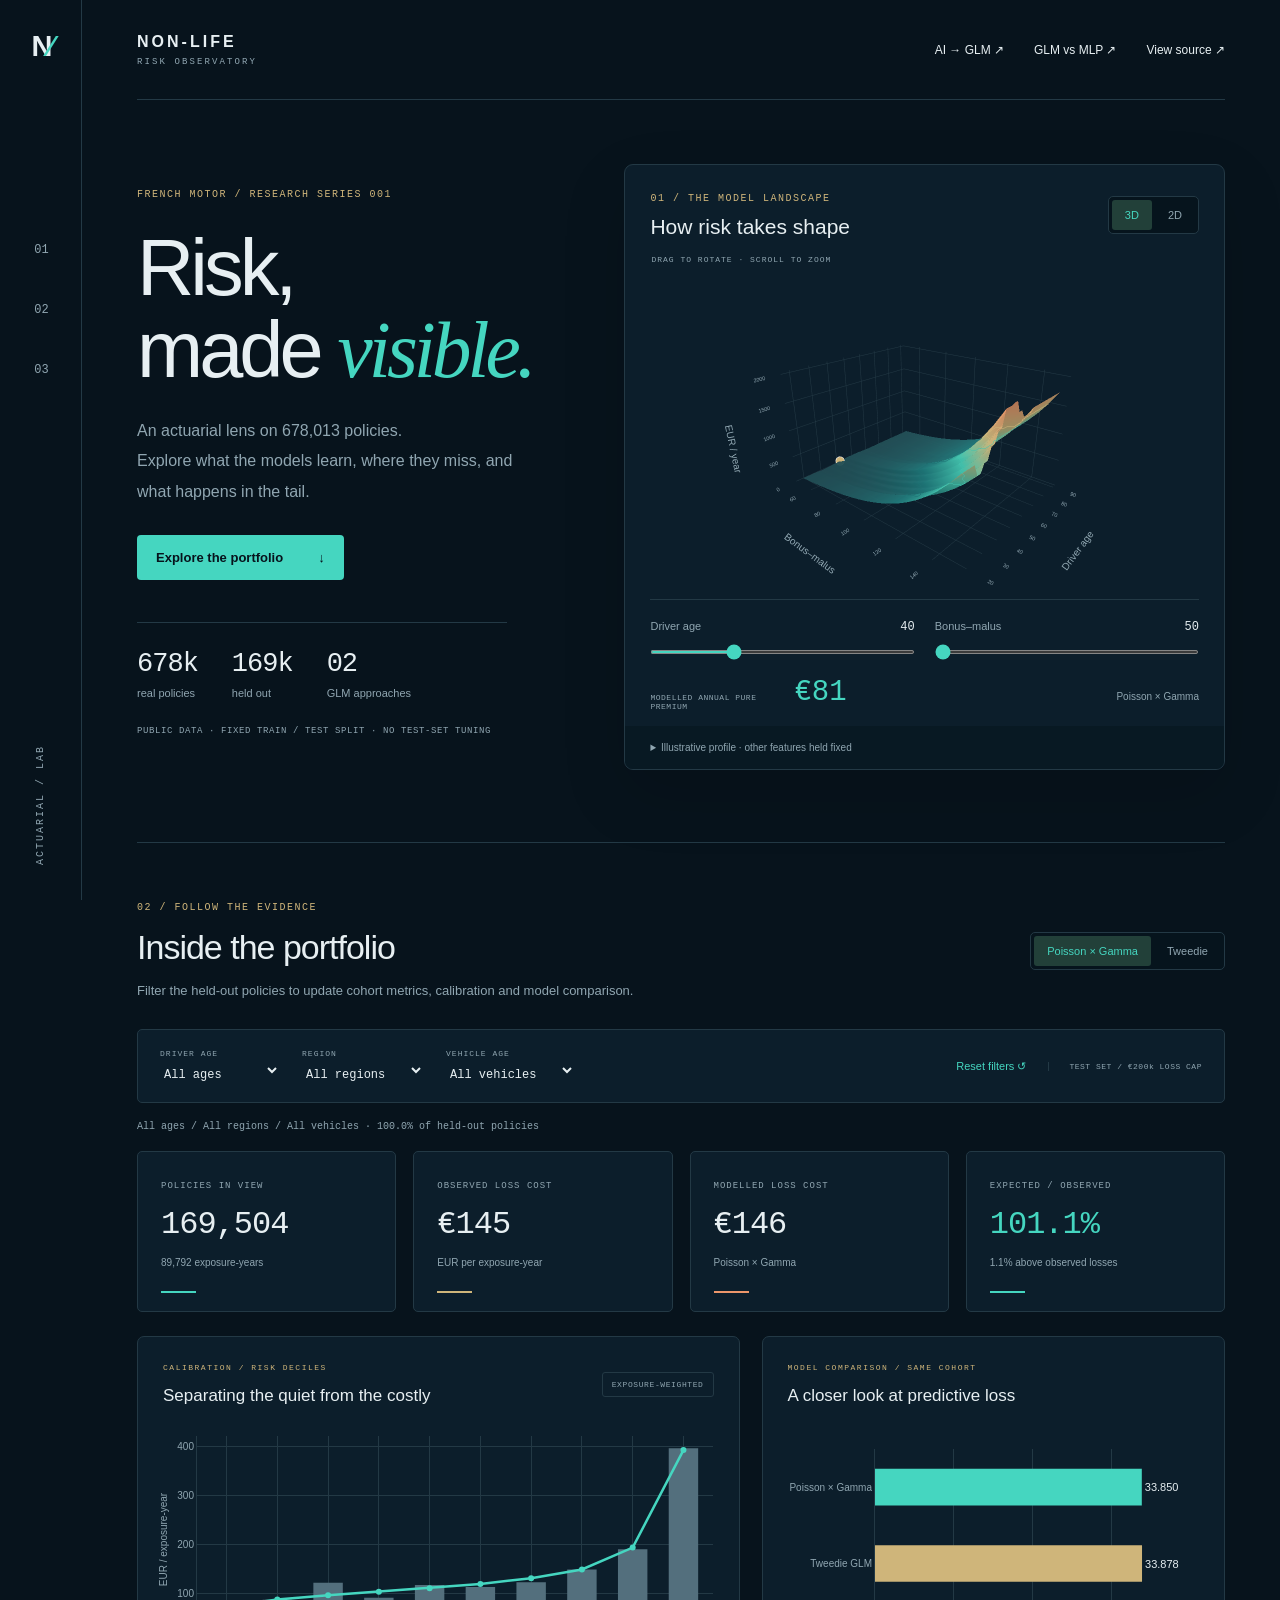
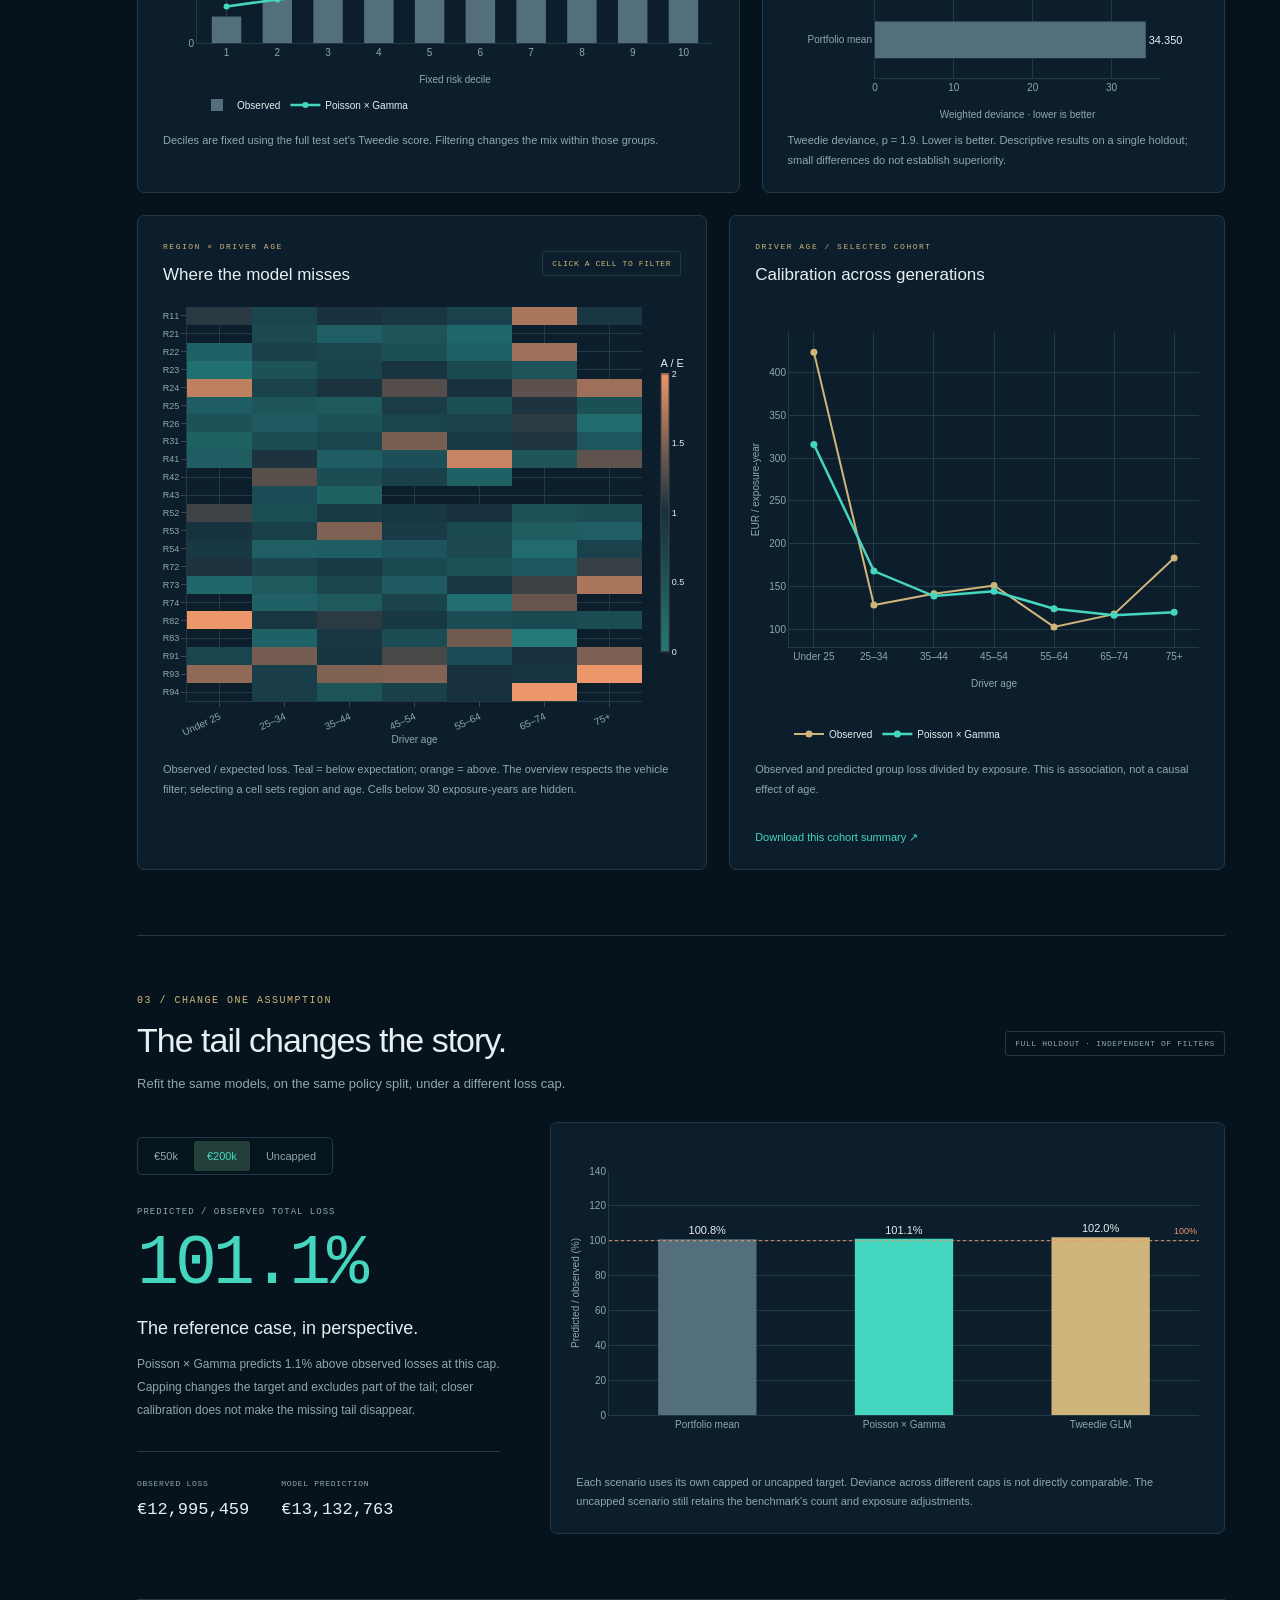
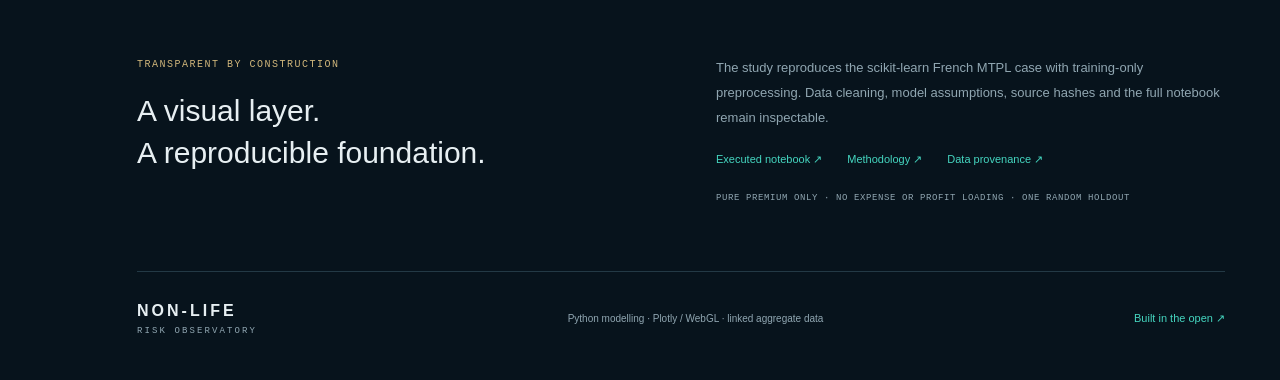
<file: docs/index.html>
<!doctype html>
<html lang="en">
<head>
  <meta charset="utf-8"><meta name="viewport" content="width=device-width, initial-scale=1">
  <meta name="description" content="An interactive actuarial research lab: French motor pricing, linked portfolio diagnostics, 3D GLM response surfaces and tail-risk stress tests.">
  <title>Non-life / Risk Observatory</title>
  <link rel="icon" href="data:image/svg+xml,%3Csvg xmlns='http://www.w3.org/2000/svg' viewBox='0 0 64 64'%3E%3Crect width='64' height='64' rx='14' fill='%230b1923'/%3E%3Cpath d='M16 48V16L48 48V16' fill='none' stroke='%2345d6c0' stroke-width='5'/%3E%3C/svg%3E">
  <link rel="stylesheet" href="assets/style.css?v=3d4dd14eb989">
  <script defer src="assets/plotly.min.js?v=91c4c2879c1c"></script><script defer src="assets/study-data.js?v=d5f260d17287"></script>
  <script defer src="assets/engine.js?v=dab1e49b9ea9"></script><script defer src="assets/app.js?v=aa4fd4f5c55b"></script>
</head>
<body>
  <a class="skip" href="#portfolio">Skip to portfolio controls</a>
  <aside class="rail" aria-label="Section navigation"><a class="monogram" href="#top" aria-label="Back to top">N<span>∕</span></a><nav><a href="#surface" title="Model response">01</a><a href="#portfolio" title="Portfolio explorer">02</a><a href="#tail" title="Tail sensitivity">03</a></nav><span class="rail-foot">ACTUARIAL / LAB</span></aside>
  <main id="top">
    <header class="topbar"><a class="wordmark" href="#top">NON-LIFE<span>RISK OBSERVATORY</span></a><div class="toplinks"><a href="text-to-pricing.html">AI → GLM ↗</a><a href="model-comparison.html">GLM vs MLP ↗</a><a href="https://github.com/zjlshuyu110/non-life-insurance-pricing" target="_blank" rel="noopener">View source ↗</a></div></header>
    <section class="hero" id="surface">
      <div class="intro"><p class="eyebrow">FRENCH MOTOR / RESEARCH SERIES 001</p><h1>Risk,<br>made <em>visible.</em></h1><p class="lead">An actuarial lens on 678,013 policies.<br>Explore what the models learn, where they miss, and what happens in the tail.</p><a class="button primary" href="#portfolio">Explore the portfolio <span>↓</span></a><div class="hero-stats"><div><b>678k</b><span>real policies</span></div><div><b>169k</b><span>held out</span></div><div><b>02</b><span>GLM approaches</span></div></div><p class="micro">PUBLIC DATA · FIXED TRAIN / TEST SPLIT · NO TEST-SET TUNING</p></div>
      <div class="surface-card"><div class="card-top"><div><p class="eyebrow">01 / THE MODEL LANDSCAPE</p><h2>How risk takes shape</h2></div><div class="segmented" id="surface-switch" aria-label="Chart view"><button class="active" data-view="surface" aria-pressed="true">3D</button><button data-view="heatmap" aria-pressed="false">2D</button></div></div><div class="chart-hint">DRAG TO ROTATE · SCROLL TO ZOOM</div><div id="surface-chart" class="surface-plot" aria-label="Modelled pure premium by driver age and bonus-malus"></div><div class="profile-controls"><label>Driver age <output id="age-output">40</output><input id="profile-age" type="range" min="18" max="90" step="2" value="40"></label><label>Bonus–malus <output id="bonus-output">50</output><input id="profile-bonus" type="range" min="50" max="150" step="5" value="50"></label><div class="profile-price"><span>MODELLED ANNUAL PURE PREMIUM</span><strong id="profile-price">—</strong><small id="profile-model">Poisson × Gamma</small></div></div><details class="profile-note"><summary>Illustrative profile · other features held fixed</summary><p id="profile-details"></p><p>This is a conditional model response, not observed group experience or a commercial quote. GLM age bins create steps in the surface.</p></details></div>
    </section>
    <section class="section" id="portfolio"><div class="section-title"><div><p class="eyebrow">02 / FOLLOW THE EVIDENCE</p><h2>Inside the portfolio</h2><p>Filter the held-out policies to update cohort metrics, calibration and model comparison.</p></div><div class="segmented model-switch" aria-label="Selected model"><button data-model="fs" class="active" aria-pressed="true">Poisson × Gamma</button><button data-model="tw" aria-pressed="false">Tweedie</button></div></div>
      <div class="filterbar"><label>DRIVER AGE<select id="filter-age" aria-label="Filter driver age"><option value="all">All ages</option></select></label><label>REGION<select id="filter-region" aria-label="Filter region"><option value="all">All regions</option></select></label><label>VEHICLE AGE<select id="filter-vehicle" aria-label="Filter vehicle age"><option value="all">All vehicles</option></select></label><button id="reset-filters" class="text-button">Reset filters ↺</button><span class="scope">TEST SET / €200k LOSS CAP</span></div>
      <div id="cohort-status" class="selection-note" aria-live="polite">Full held-out portfolio</div>
      <div class="metrics-grid"><article><span>POLICIES IN VIEW</span><strong id="kpi-policies">—</strong><small id="kpi-exposure">—</small><div class="metric-bar"></div></article><article><span>OBSERVED LOSS COST</span><strong id="kpi-actual">—</strong><small>EUR per exposure-year</small><div class="metric-bar gold"></div></article><article><span>MODELLED LOSS COST</span><strong id="kpi-predicted">—</strong><small id="kpi-model">Poisson × Gamma</small><div class="metric-bar coral"></div></article><article><span>EXPECTED / OBSERVED</span><strong id="kpi-ratio">—</strong><small id="kpi-gap">—</small><div class="metric-bar"></div></article></div>
      <div class="analysis-grid"><article class="panel"><div class="panel-heading"><div><p class="eyebrow">CALIBRATION / RISK DECILES</p><h3>Separating the quiet from the costly</h3></div><span class="pill">EXPOSURE-WEIGHTED</span></div><div id="decile-chart" class="plot" aria-label="Risk decile calibration chart"></div><p class="caption">Deciles are fixed using the full test set's Tweedie score. Filtering changes the mix within those groups.</p></article><article class="panel"><div class="panel-heading"><div><p class="eyebrow">MODEL COMPARISON / SAME COHORT</p><h3>A closer look at predictive loss</h3></div></div><div id="duel-chart" class="plot" aria-label="Deviance comparison"></div><p class="caption">Tweedie deviance, p = 1.9. Lower is better. Descriptive results on a single holdout; small differences do not establish superiority.</p></article></div>
      <div class="analysis-grid secondary"><article class="panel matrix-panel"><div class="panel-heading"><div><p class="eyebrow">REGION × DRIVER AGE</p><h3>Where the model misses</h3></div><span class="pill gold-text">CLICK A CELL TO FILTER</span></div><div id="matrix-chart" class="matrix" aria-label="Interactive region by age calibration heatmap"></div><p class="caption">Observed / expected loss. Teal = below expectation; orange = above. The overview respects the vehicle filter; selecting a cell sets region and age. Cells below 30 exposure-years are hidden.</p></article><article class="panel age-panel"><div class="panel-heading"><div><p class="eyebrow">DRIVER AGE / SELECTED COHORT</p><h3>Calibration across generations</h3></div></div><div id="age-chart" class="matrix" aria-label="Age calibration chart"></div><p class="caption">Observed and predicted group loss divided by exposure. This is association, not a causal effect of age.</p><button id="export-cohort" class="text-button">Download this cohort summary ↗</button></article></div>
    </section>
    <section class="section tail-section" id="tail"><div class="section-title"><div><p class="eyebrow">03 / CHANGE ONE ASSUMPTION</p><h2>The tail changes the story.</h2><p>Refit the same models, on the same policy split, under a different loss cap.</p></div><span class="pill">FULL HOLDOUT · INDEPENDENT OF FILTERS</span></div><div class="tail-grid"><article class="tail-story"><div class="segmented" id="cap-switch" aria-label="Loss cap scenario"><button data-cap="50000" aria-pressed="false">€50k</button><button data-cap="200000" class="active" aria-pressed="true">€200k</button><button data-cap="Uncapped" aria-pressed="false">Uncapped</button></div><span class="tail-label">PREDICTED / OBSERVED TOTAL LOSS</span><strong id="tail-ratio">—</strong><h3 id="tail-title">—</h3><p id="tail-narrative">—</p><div class="tail-facts"><div><span>OBSERVED LOSS</span><b id="tail-actual">—</b></div><div><span>MODEL PREDICTION</span><b id="tail-predicted">—</b></div></div></article><article class="panel tail-panel"><div id="tail-chart" class="tail-plot" aria-label="Loss cap scenario comparison"></div><p class="caption">Each scenario uses its own capped or uncapped target. Deviance across different caps is not directly comparable. The uncapped scenario still retains the benchmark's count and exposure adjustments.</p></article></div></section>
    <section class="method-strip"><div><p class="eyebrow">TRANSPARENT BY CONSTRUCTION</p><h2>A visual layer.<br>A reproducible foundation.</h2></div><div><p>The study reproduces the scikit-learn French MTPL case with training-only preprocessing. Data cleaning, model assumptions, source hashes and the full notebook remain inspectable.</p><div class="method-links"><a href="https://github.com/zjlshuyu110/non-life-insurance-pricing/blob/main/notebooks/01_pricing_walkthrough.ipynb">Executed notebook ↗</a><a href="https://github.com/zjlshuyu110/non-life-insurance-pricing/blob/main/docs/METHODOLOGY.md">Methodology ↗</a><a href="https://github.com/zjlshuyu110/non-life-insurance-pricing/blob/main/data/README.md">Data provenance ↗</a></div><p class="micro">PURE PREMIUM ONLY · NO EXPENSE OR PROFIT LOADING · ONE RANDOM HOLDOUT</p></div></section>
    <footer><a class="wordmark" href="#top">NON-LIFE<span>RISK OBSERVATORY</span></a><span>Python modelling · Plotly / WebGL · linked aggregate data</span><a href="https://github.com/zjlshuyu110/non-life-insurance-pricing">Built in the open ↗</a></footer>
  </main><noscript>This interactive study requires JavaScript. The full results and static figures are also available in the GitHub repository.</noscript>
</body></html>
</file>
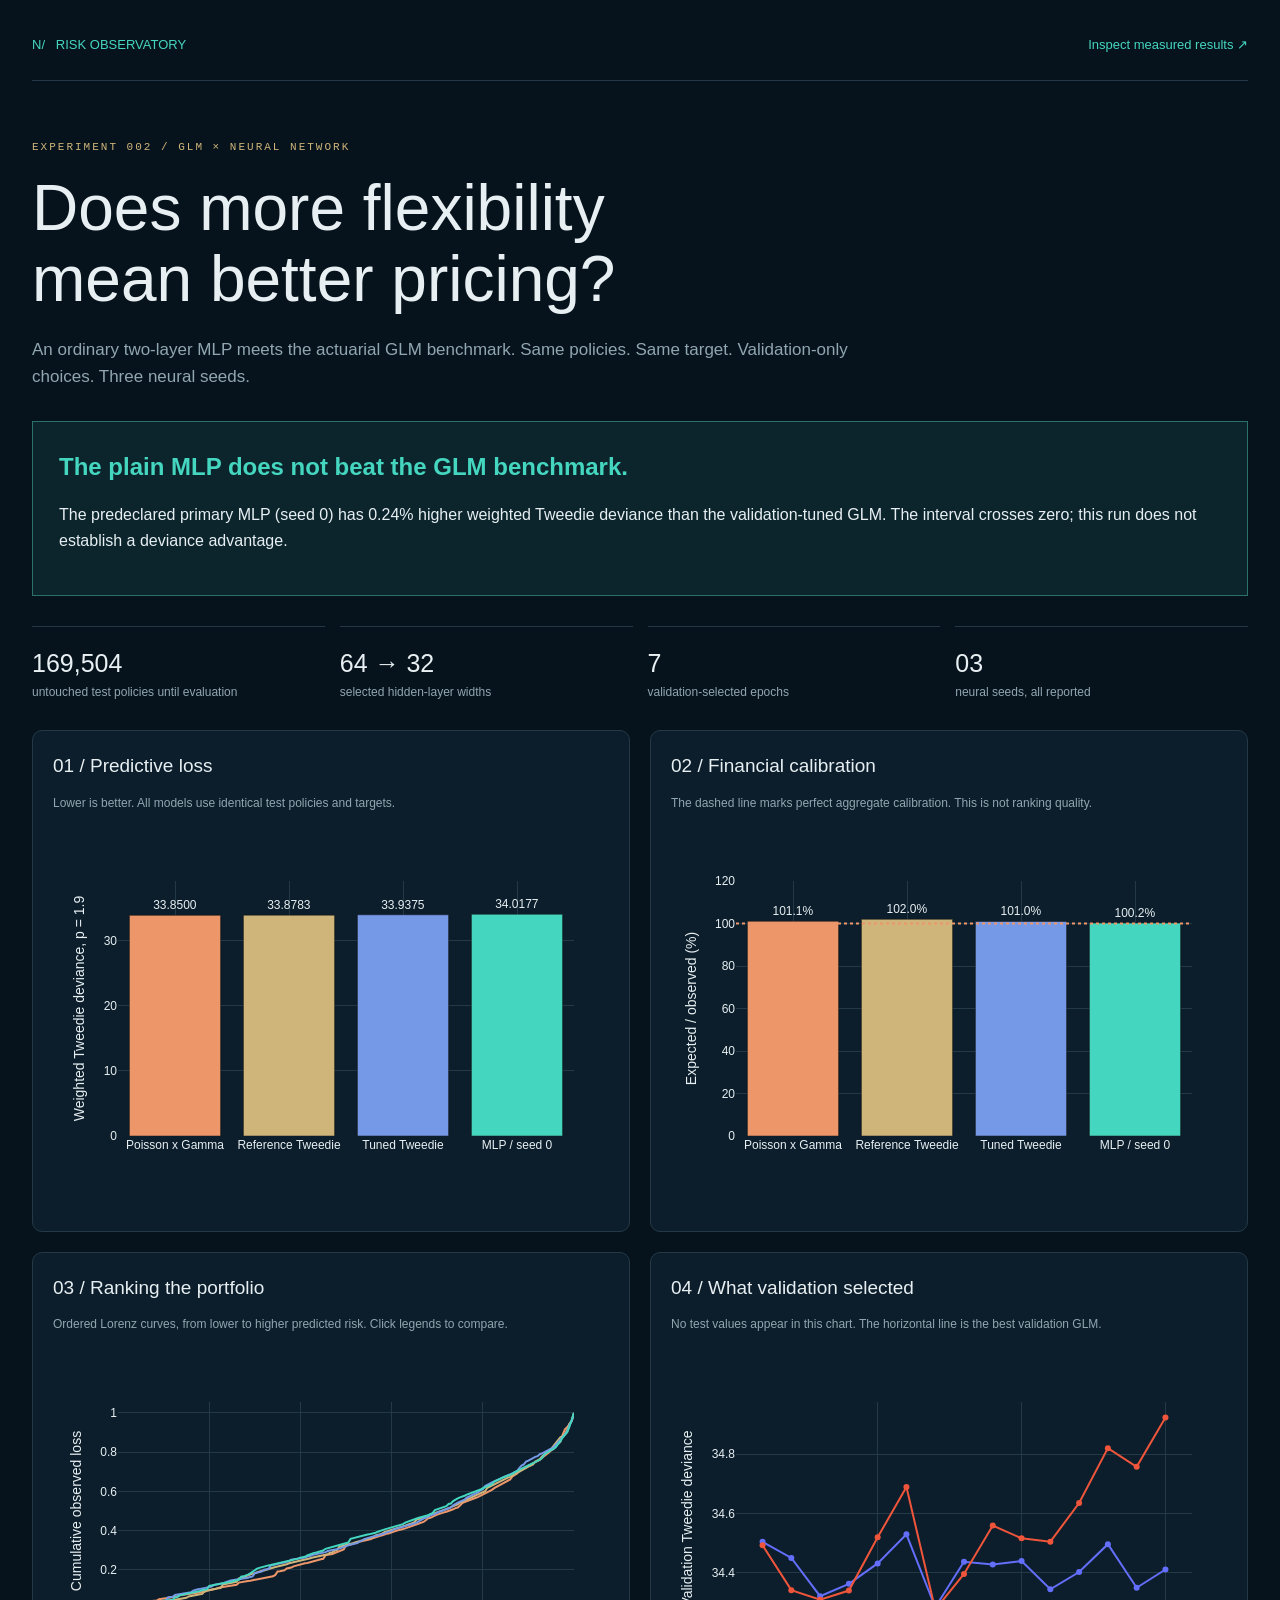
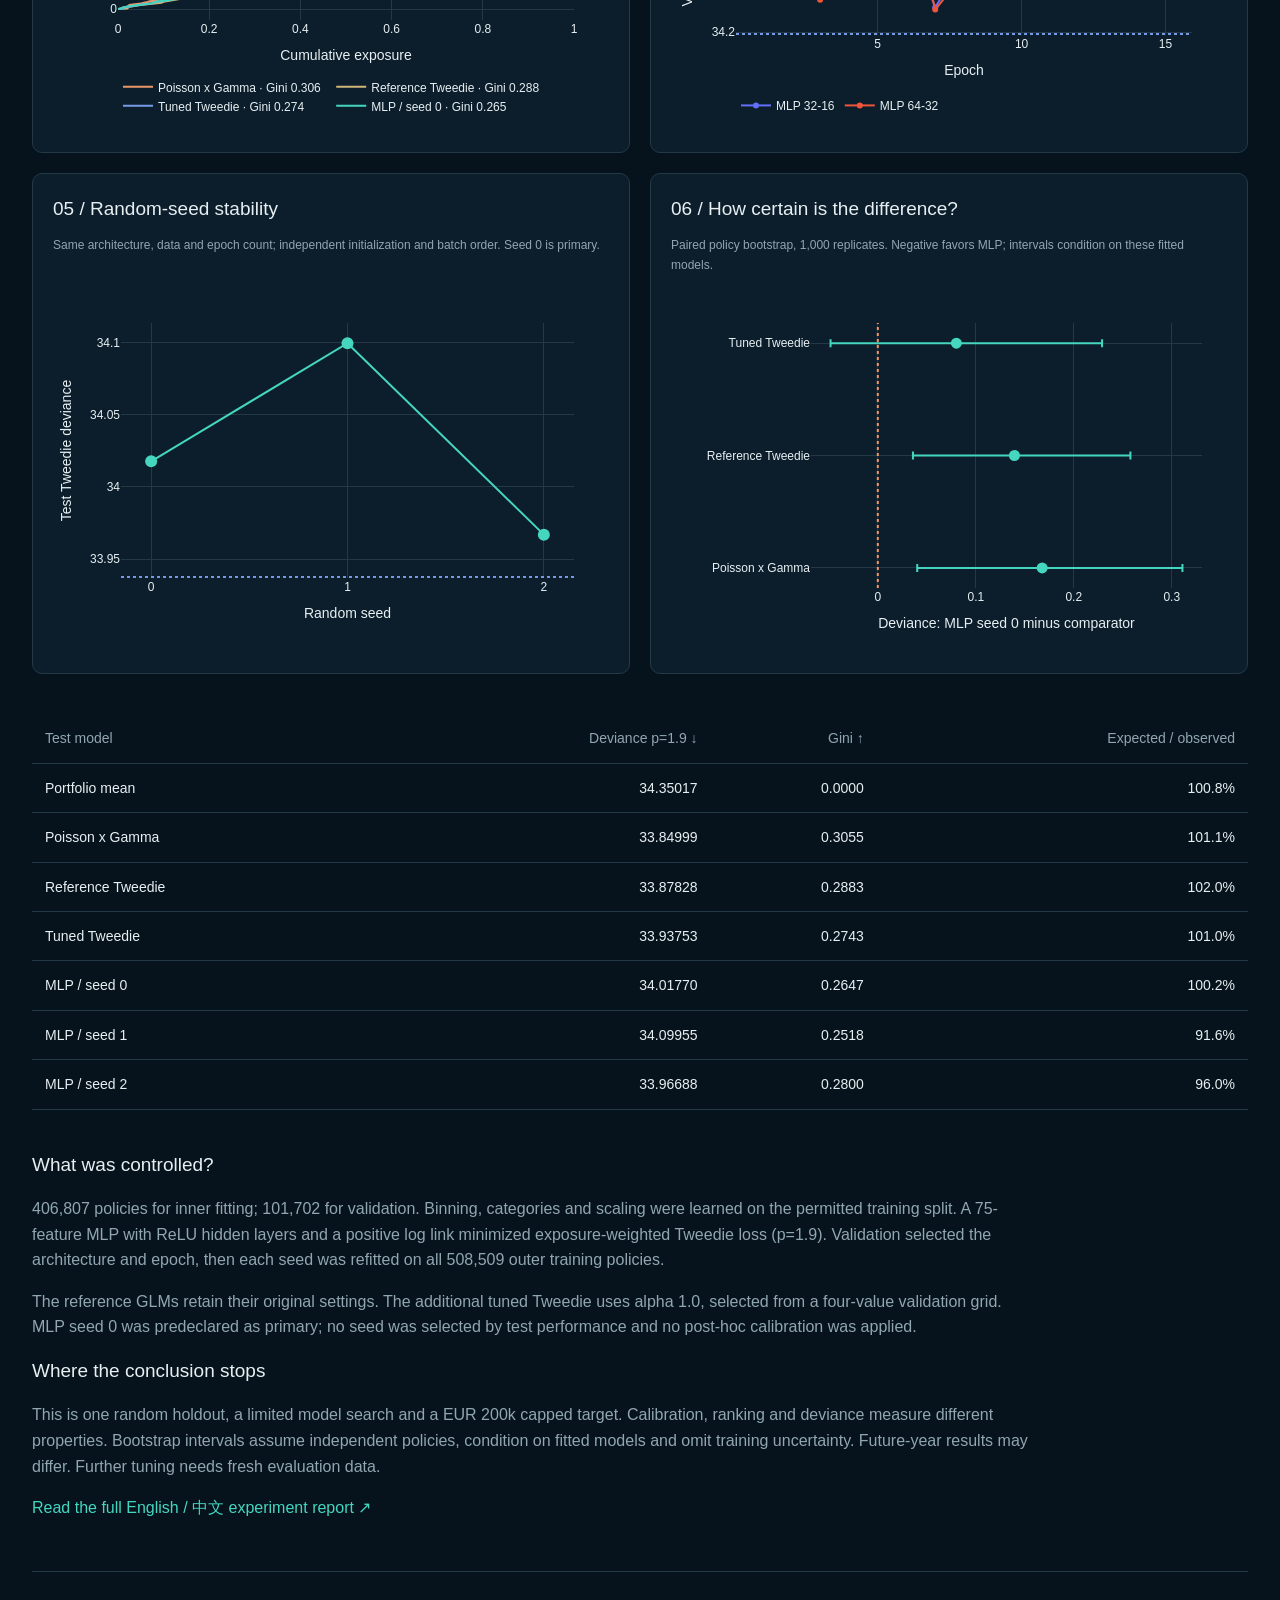
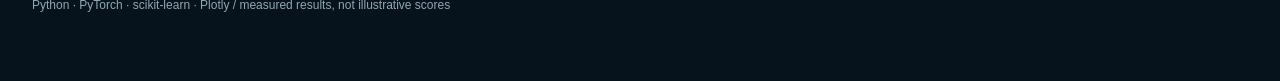
<file: docs/model-comparison.html>
<!doctype html><html lang="en"><head><meta charset="utf-8"><meta name="viewport" content="width=device-width,initial-scale=1">
<title>GLM vs MLP / Risk Observatory</title><meta name="description" content="A measured comparison of actuarial GLMs and ordinary neural networks on 169,504 held-out motor policies.">
<script src="assets/plotly.min.js?v=91c4c2879c1c"></script><style>
*{box-sizing:border-box}body{margin:0;background:#07131c;color:#e7eff2;font-family:'Segoe UI',Arial,sans-serif;line-height:1.6}main{max-width:1280px;margin:auto;padding:35px 32px 65px}a{color:#45d6c0;text-decoration:none}header{display:flex;justify-content:space-between;border-bottom:1px solid #233945;padding-bottom:24px;font-size:13px;gap:15px}.eyebrow{color:#cfb57a;font:11px Consolas,monospace;letter-spacing:2px;margin-top:60px}h1{font-size:clamp(36px,5vw,66px);font-weight:500;line-height:1.12;max-width:950px;margin:20px 0}.intro{color:#90a6b1;max-width:850px;font-size:17px}.verdict{padding:26px;border:1px solid #2c706b;background:#0c252d;margin:30px 0}.verdict strong{font-size:24px;color:#45d6c0}.facts{display:grid;grid-template-columns:repeat(4,1fr);gap:15px;margin:28px 0}.fact{border-top:1px solid #233945;padding-top:16px;color:#90a6b1;font-size:12px}.fact b{display:block;color:#e7eff2;font-size:25px;font-weight:500}.grid{display:grid;grid-template-columns:1fr 1fr;gap:20px}.panel{background:#0c1e2b;border:1px solid #233945;border-radius:10px;padding:20px;min-width:0}h2{font-size:19px;font-weight:500;margin:0}.panel p{color:#90a6b1;font-size:12px;min-height:40px}.table-wrap{overflow:auto;margin:40px 0}table{width:100%;border-collapse:collapse;text-align:right;font-size:14px}th,td{padding:13px;border-bottom:1px solid #233945}th:first-child,td:first-child{text-align:left}th{color:#90a6b1;font-weight:400}.method{margin-top:35px;color:#90a6b1;max-width:1000px}.method h2{color:#e7eff2}footer{border-top:1px solid #233945;margin-top:50px;padding-top:24px;color:#90a6b1;font-size:12px}@media(max-width:850px){.grid{grid-template-columns:1fr}.facts{grid-template-columns:1fr 1fr}main{padding:24px 16px}.panel{padding:15px}}
</style></head><body><main><header><a href="index.html">N/ &nbsp; RISK OBSERVATORY</a><a href="https://github.com/zjlshuyu110/non-life-insurance-pricing/tree/main/reports/model_comparison">Inspect measured results ↗</a></header>
<p class="eyebrow">EXPERIMENT 002 / GLM × NEURAL NETWORK</p><h1>Does more flexibility<br>mean better pricing?</h1><p class="intro">An ordinary two-layer MLP meets the actuarial GLM benchmark. Same policies. Same target. Validation-only choices. Three neural seeds.</p>
<div class="verdict"><strong>The plain MLP does not beat the GLM benchmark.</strong><p>The predeclared primary MLP (seed 0) has 0.24% higher weighted Tweedie deviance than the validation-tuned GLM. The interval crosses zero; this run does not establish a deviance advantage.</p></div>
<div class="facts"><div class="fact"><b>169,504</b>untouched test policies until evaluation</div><div class="fact"><b>64 → 32</b>selected hidden-layer widths</div><div class="fact"><b>7</b>validation-selected epochs</div><div class="fact"><b>03</b>neural seeds, all reported</div></div>
<div class="grid"><article class="panel"><h2>01 / Predictive loss</h2><p>Lower is better. All models use identical test policies and targets.</p><div style="height:365px; width:100%;">                            <div id="comparison-plot-1" class="plotly-graph-div" style="height:100%; width:100%;"></div>            <script>                window.PLOTLYENV=window.PLOTLYENV || {};                                if (document.getElementById("comparison-plot-1")) {                    Plotly.newPlot(                        "comparison-plot-1",                        [{"cliponaxis":false,"marker":{"color":["#ed966a","#cfb57a","#7699e7","#45d6c0"]},"text":["33.8500","33.8783","33.9375","34.0177"],"textposition":"outside","x":["Poisson x Gamma","Reference Tweedie","Tuned Tweedie","MLP \u002f seed 0"],"y":{"dtype":"f8","bdata":"HS4vZszsQED8HnmQa\u002fBAQK0zqwcB+EBAcSaKHkQCQUA="},"type":"bar"}],                        {"template":{"data":{"barpolar":[{"marker":{"line":{"color":"rgb(17,17,17)","width":0.5},"pattern":{"fillmode":"overlay","size":10,"solidity":0.2}},"type":"barpolar"}],"bar":[{"error_x":{"color":"#f2f5fa"},"error_y":{"color":"#f2f5fa"},"marker":{"line":{"color":"rgb(17,17,17)","width":0.5},"pattern":{"fillmode":"overlay","size":10,"solidity":0.2}},"type":"bar"}],"carpet":[{"aaxis":{"endlinecolor":"#A2B1C6","gridcolor":"#506784","linecolor":"#506784","minorgridcolor":"#506784","startlinecolor":"#A2B1C6"},"baxis":{"endlinecolor":"#A2B1C6","gridcolor":"#506784","linecolor":"#506784","minorgridcolor":"#506784","startlinecolor":"#A2B1C6"},"type":"carpet"}],"choropleth":[{"colorbar":{"outlinewidth":0,"ticks":""},"type":"choropleth"}],"contourcarpet":[{"colorbar":{"outlinewidth":0,"ticks":""},"type":"contourcarpet"}],"contour":[{"colorbar":{"outlinewidth":0,"ticks":""},"colorscale":[[0.0,"#0d0887"],[0.1111111111111111,"#46039f"],[0.2222222222222222,"#7201a8"],[0.3333333333333333,"#9c179e"],[0.4444444444444444,"#bd3786"],[0.5555555555555556,"#d8576b"],[0.6666666666666666,"#ed7953"],[0.7777777777777778,"#fb9f3a"],[0.8888888888888888,"#fdca26"],[1.0,"#f0f921"]],"type":"contour"}],"heatmap":[{"colorbar":{"outlinewidth":0,"ticks":""},"colorscale":[[0.0,"#0d0887"],[0.1111111111111111,"#46039f"],[0.2222222222222222,"#7201a8"],[0.3333333333333333,"#9c179e"],[0.4444444444444444,"#bd3786"],[0.5555555555555556,"#d8576b"],[0.6666666666666666,"#ed7953"],[0.7777777777777778,"#fb9f3a"],[0.8888888888888888,"#fdca26"],[1.0,"#f0f921"]],"type":"heatmap"}],"histogram2dcontour":[{"colorbar":{"outlinewidth":0,"ticks":""},"colorscale":[[0.0,"#0d0887"],[0.1111111111111111,"#46039f"],[0.2222222222222222,"#7201a8"],[0.3333333333333333,"#9c179e"],[0.4444444444444444,"#bd3786"],[0.5555555555555556,"#d8576b"],[0.6666666666666666,"#ed7953"],[0.7777777777777778,"#fb9f3a"],[0.8888888888888888,"#fdca26"],[1.0,"#f0f921"]],"type":"histogram2dcontour"}],"histogram2d":[{"colorbar":{"outlinewidth":0,"ticks":""},"colorscale":[[0.0,"#0d0887"],[0.1111111111111111,"#46039f"],[0.2222222222222222,"#7201a8"],[0.3333333333333333,"#9c179e"],[0.4444444444444444,"#bd3786"],[0.5555555555555556,"#d8576b"],[0.6666666666666666,"#ed7953"],[0.7777777777777778,"#fb9f3a"],[0.8888888888888888,"#fdca26"],[1.0,"#f0f921"]],"type":"histogram2d"}],"histogram":[{"marker":{"pattern":{"fillmode":"overlay","size":10,"solidity":0.2}},"type":"histogram"}],"mesh3d":[{"colorbar":{"outlinewidth":0,"ticks":""},"type":"mesh3d"}],"parcoords":[{"line":{"colorbar":{"outlinewidth":0,"ticks":""}},"type":"parcoords"}],"pie":[{"automargin":true,"type":"pie"}],"scatter3d":[{"line":{"colorbar":{"outlinewidth":0,"ticks":""}},"marker":{"colorbar":{"outlinewidth":0,"ticks":""}},"type":"scatter3d"}],"scattercarpet":[{"marker":{"colorbar":{"outlinewidth":0,"ticks":""}},"type":"scattercarpet"}],"scattergeo":[{"marker":{"colorbar":{"outlinewidth":0,"ticks":""}},"type":"scattergeo"}],"scattergl":[{"marker":{"line":{"color":"#283442"}},"type":"scattergl"}],"scattermapbox":[{"marker":{"colorbar":{"outlinewidth":0,"ticks":""}},"type":"scattermapbox"}],"scattermap":[{"marker":{"colorbar":{"outlinewidth":0,"ticks":""}},"type":"scattermap"}],"scatterpolargl":[{"marker":{"colorbar":{"outlinewidth":0,"ticks":""}},"type":"scatterpolargl"}],"scatterpolar":[{"marker":{"colorbar":{"outlinewidth":0,"ticks":""}},"type":"scatterpolar"}],"scatter":[{"marker":{"line":{"color":"#283442"}},"type":"scatter"}],"scatterternary":[{"marker":{"colorbar":{"outlinewidth":0,"ticks":""}},"type":"scatterternary"}],"surface":[{"colorbar":{"outlinewidth":0,"ticks":""},"colorscale":[[0.0,"#0d0887"],[0.1111111111111111,"#46039f"],[0.2222222222222222,"#7201a8"],[0.3333333333333333,"#9c179e"],[0.4444444444444444,"#bd3786"],[0.5555555555555556,"#d8576b"],[0.6666666666666666,"#ed7953"],[0.7777777777777778,"#fb9f3a"],[0.8888888888888888,"#fdca26"],[1.0,"#f0f921"]],"type":"surface"}],"table":[{"cells":{"fill":{"color":"#506784"},"line":{"color":"rgb(17,17,17)"}},"header":{"fill":{"color":"#2a3f5f"},"line":{"color":"rgb(17,17,17)"}},"type":"table"}]},"layout":{"annotationdefaults":{"arrowcolor":"#f2f5fa","arrowhead":0,"arrowwidth":1},"autotypenumbers":"strict","coloraxis":{"colorbar":{"outlinewidth":0,"ticks":""}},"colorscale":{"diverging":[[0,"#8e0152"],[0.1,"#c51b7d"],[0.2,"#de77ae"],[0.3,"#f1b6da"],[0.4,"#fde0ef"],[0.5,"#f7f7f7"],[0.6,"#e6f5d0"],[0.7,"#b8e186"],[0.8,"#7fbc41"],[0.9,"#4d9221"],[1,"#276419"]],"sequential":[[0.0,"#0d0887"],[0.1111111111111111,"#46039f"],[0.2222222222222222,"#7201a8"],[0.3333333333333333,"#9c179e"],[0.4444444444444444,"#bd3786"],[0.5555555555555556,"#d8576b"],[0.6666666666666666,"#ed7953"],[0.7777777777777778,"#fb9f3a"],[0.8888888888888888,"#fdca26"],[1.0,"#f0f921"]],"sequentialminus":[[0.0,"#0d0887"],[0.1111111111111111,"#46039f"],[0.2222222222222222,"#7201a8"],[0.3333333333333333,"#9c179e"],[0.4444444444444444,"#bd3786"],[0.5555555555555556,"#d8576b"],[0.6666666666666666,"#ed7953"],[0.7777777777777778,"#fb9f3a"],[0.8888888888888888,"#fdca26"],[1.0,"#f0f921"]]},"colorway":["#636efa","#EF553B","#00cc96","#ab63fa","#FFA15A","#19d3f3","#FF6692","#B6E880","#FF97FF","#FECB52"],"font":{"color":"#f2f5fa"},"geo":{"bgcolor":"rgb(17,17,17)","lakecolor":"rgb(17,17,17)","landcolor":"rgb(17,17,17)","showlakes":true,"showland":true,"subunitcolor":"#506784"},"hoverlabel":{"align":"left"},"hovermode":"closest","mapbox":{"style":"dark"},"paper_bgcolor":"rgb(17,17,17)","plot_bgcolor":"rgb(17,17,17)","polar":{"angularaxis":{"gridcolor":"#506784","linecolor":"#506784","ticks":""},"bgcolor":"rgb(17,17,17)","radialaxis":{"gridcolor":"#506784","linecolor":"#506784","ticks":""}},"scene":{"xaxis":{"backgroundcolor":"rgb(17,17,17)","gridcolor":"#506784","gridwidth":2,"linecolor":"#506784","showbackground":true,"ticks":"","zerolinecolor":"#C8D4E3"},"yaxis":{"backgroundcolor":"rgb(17,17,17)","gridcolor":"#506784","gridwidth":2,"linecolor":"#506784","showbackground":true,"ticks":"","zerolinecolor":"#C8D4E3"},"zaxis":{"backgroundcolor":"rgb(17,17,17)","gridcolor":"#506784","gridwidth":2,"linecolor":"#506784","showbackground":true,"ticks":"","zerolinecolor":"#C8D4E3"}},"shapedefaults":{"line":{"color":"#f2f5fa"}},"sliderdefaults":{"bgcolor":"#C8D4E3","bordercolor":"rgb(17,17,17)","borderwidth":1,"tickwidth":0},"ternary":{"aaxis":{"gridcolor":"#506784","linecolor":"#506784","ticks":""},"baxis":{"gridcolor":"#506784","linecolor":"#506784","ticks":""},"bgcolor":"rgb(17,17,17)","caxis":{"gridcolor":"#506784","linecolor":"#506784","ticks":""}},"title":{"x":0.05},"updatemenudefaults":{"bgcolor":"#506784","borderwidth":0},"xaxis":{"automargin":true,"gridcolor":"#283442","linecolor":"#506784","ticks":"","title":{"standoff":15},"zerolinecolor":"#283442","zerolinewidth":2},"yaxis":{"automargin":true,"gridcolor":"#283442","linecolor":"#506784","ticks":"","title":{"standoff":15},"zerolinecolor":"#283442","zerolinewidth":2}}},"font":{"family":"Segoe UI, Arial","color":"#e7eff2"},"margin":{"l":65,"r":35,"t":35,"b":75},"legend":{"orientation":"h","y":-0.24},"yaxis":{"title":{"text":"Weighted Tweedie deviance, p = 1.9"},"range":[0,39.12035941131072],"gridcolor":"#233945","zeroline":false},"paper_bgcolor":"#0c1e2b","plot_bgcolor":"#0c1e2b","height":365,"hovermode":"closest","xaxis":{"gridcolor":"#233945","zeroline":false}},                        {"responsive": true, "displaylogo": false}                    )                };            </script>        </div></article><article class="panel"><h2>02 / Financial calibration</h2><p>The dashed line marks perfect aggregate calibration. This is not ranking quality.</p><div style="height:365px; width:100%;">                            <div id="comparison-plot-2" class="plotly-graph-div" style="height:100%; width:100%;"></div>            <script>                window.PLOTLYENV=window.PLOTLYENV || {};                                if (document.getElementById("comparison-plot-2")) {                    Plotly.newPlot(                        "comparison-plot-2",                        [{"cliponaxis":false,"marker":{"color":["#ed966a","#cfb57a","#7699e7","#45d6c0"]},"text":["101.1%","102.0%","101.0%","100.2%"],"textposition":"outside","x":["Poisson x Gamma","Reference Tweedie","Tuned Tweedie","MLP \u002f seed 0"],"y":{"dtype":"f8","bdata":"4Mq+jZ5DWUCRhTRvVH5ZQE5+RUKzPllA9Eu3AO4MWUA="},"type":"bar"}],                        {"template":{"data":{"barpolar":[{"marker":{"line":{"color":"rgb(17,17,17)","width":0.5},"pattern":{"fillmode":"overlay","size":10,"solidity":0.2}},"type":"barpolar"}],"bar":[{"error_x":{"color":"#f2f5fa"},"error_y":{"color":"#f2f5fa"},"marker":{"line":{"color":"rgb(17,17,17)","width":0.5},"pattern":{"fillmode":"overlay","size":10,"solidity":0.2}},"type":"bar"}],"carpet":[{"aaxis":{"endlinecolor":"#A2B1C6","gridcolor":"#506784","linecolor":"#506784","minorgridcolor":"#506784","startlinecolor":"#A2B1C6"},"baxis":{"endlinecolor":"#A2B1C6","gridcolor":"#506784","linecolor":"#506784","minorgridcolor":"#506784","startlinecolor":"#A2B1C6"},"type":"carpet"}],"choropleth":[{"colorbar":{"outlinewidth":0,"ticks":""},"type":"choropleth"}],"contourcarpet":[{"colorbar":{"outlinewidth":0,"ticks":""},"type":"contourcarpet"}],"contour":[{"colorbar":{"outlinewidth":0,"ticks":""},"colorscale":[[0.0,"#0d0887"],[0.1111111111111111,"#46039f"],[0.2222222222222222,"#7201a8"],[0.3333333333333333,"#9c179e"],[0.4444444444444444,"#bd3786"],[0.5555555555555556,"#d8576b"],[0.6666666666666666,"#ed7953"],[0.7777777777777778,"#fb9f3a"],[0.8888888888888888,"#fdca26"],[1.0,"#f0f921"]],"type":"contour"}],"heatmap":[{"colorbar":{"outlinewidth":0,"ticks":""},"colorscale":[[0.0,"#0d0887"],[0.1111111111111111,"#46039f"],[0.2222222222222222,"#7201a8"],[0.3333333333333333,"#9c179e"],[0.4444444444444444,"#bd3786"],[0.5555555555555556,"#d8576b"],[0.6666666666666666,"#ed7953"],[0.7777777777777778,"#fb9f3a"],[0.8888888888888888,"#fdca26"],[1.0,"#f0f921"]],"type":"heatmap"}],"histogram2dcontour":[{"colorbar":{"outlinewidth":0,"ticks":""},"colorscale":[[0.0,"#0d0887"],[0.1111111111111111,"#46039f"],[0.2222222222222222,"#7201a8"],[0.3333333333333333,"#9c179e"],[0.4444444444444444,"#bd3786"],[0.5555555555555556,"#d8576b"],[0.6666666666666666,"#ed7953"],[0.7777777777777778,"#fb9f3a"],[0.8888888888888888,"#fdca26"],[1.0,"#f0f921"]],"type":"histogram2dcontour"}],"histogram2d":[{"colorbar":{"outlinewidth":0,"ticks":""},"colorscale":[[0.0,"#0d0887"],[0.1111111111111111,"#46039f"],[0.2222222222222222,"#7201a8"],[0.3333333333333333,"#9c179e"],[0.4444444444444444,"#bd3786"],[0.5555555555555556,"#d8576b"],[0.6666666666666666,"#ed7953"],[0.7777777777777778,"#fb9f3a"],[0.8888888888888888,"#fdca26"],[1.0,"#f0f921"]],"type":"histogram2d"}],"histogram":[{"marker":{"pattern":{"fillmode":"overlay","size":10,"solidity":0.2}},"type":"histogram"}],"mesh3d":[{"colorbar":{"outlinewidth":0,"ticks":""},"type":"mesh3d"}],"parcoords":[{"line":{"colorbar":{"outlinewidth":0,"ticks":""}},"type":"parcoords"}],"pie":[{"automargin":true,"type":"pie"}],"scatter3d":[{"line":{"colorbar":{"outlinewidth":0,"ticks":""}},"marker":{"colorbar":{"outlinewidth":0,"ticks":""}},"type":"scatter3d"}],"scattercarpet":[{"marker":{"colorbar":{"outlinewidth":0,"ticks":""}},"type":"scattercarpet"}],"scattergeo":[{"marker":{"colorbar":{"outlinewidth":0,"ticks":""}},"type":"scattergeo"}],"scattergl":[{"marker":{"line":{"color":"#283442"}},"type":"scattergl"}],"scattermapbox":[{"marker":{"colorbar":{"outlinewidth":0,"ticks":""}},"type":"scattermapbox"}],"scattermap":[{"marker":{"colorbar":{"outlinewidth":0,"ticks":""}},"type":"scattermap"}],"scatterpolargl":[{"marker":{"colorbar":{"outlinewidth":0,"ticks":""}},"type":"scatterpolargl"}],"scatterpolar":[{"marker":{"colorbar":{"outlinewidth":0,"ticks":""}},"type":"scatterpolar"}],"scatter":[{"marker":{"line":{"color":"#283442"}},"type":"scatter"}],"scatterternary":[{"marker":{"colorbar":{"outlinewidth":0,"ticks":""}},"type":"scatterternary"}],"surface":[{"colorbar":{"outlinewidth":0,"ticks":""},"colorscale":[[0.0,"#0d0887"],[0.1111111111111111,"#46039f"],[0.2222222222222222,"#7201a8"],[0.3333333333333333,"#9c179e"],[0.4444444444444444,"#bd3786"],[0.5555555555555556,"#d8576b"],[0.6666666666666666,"#ed7953"],[0.7777777777777778,"#fb9f3a"],[0.8888888888888888,"#fdca26"],[1.0,"#f0f921"]],"type":"surface"}],"table":[{"cells":{"fill":{"color":"#506784"},"line":{"color":"rgb(17,17,17)"}},"header":{"fill":{"color":"#2a3f5f"},"line":{"color":"rgb(17,17,17)"}},"type":"table"}]},"layout":{"annotationdefaults":{"arrowcolor":"#f2f5fa","arrowhead":0,"arrowwidth":1},"autotypenumbers":"strict","coloraxis":{"colorbar":{"outlinewidth":0,"ticks":""}},"colorscale":{"diverging":[[0,"#8e0152"],[0.1,"#c51b7d"],[0.2,"#de77ae"],[0.3,"#f1b6da"],[0.4,"#fde0ef"],[0.5,"#f7f7f7"],[0.6,"#e6f5d0"],[0.7,"#b8e186"],[0.8,"#7fbc41"],[0.9,"#4d9221"],[1,"#276419"]],"sequential":[[0.0,"#0d0887"],[0.1111111111111111,"#46039f"],[0.2222222222222222,"#7201a8"],[0.3333333333333333,"#9c179e"],[0.4444444444444444,"#bd3786"],[0.5555555555555556,"#d8576b"],[0.6666666666666666,"#ed7953"],[0.7777777777777778,"#fb9f3a"],[0.8888888888888888,"#fdca26"],[1.0,"#f0f921"]],"sequentialminus":[[0.0,"#0d0887"],[0.1111111111111111,"#46039f"],[0.2222222222222222,"#7201a8"],[0.3333333333333333,"#9c179e"],[0.4444444444444444,"#bd3786"],[0.5555555555555556,"#d8576b"],[0.6666666666666666,"#ed7953"],[0.7777777777777778,"#fb9f3a"],[0.8888888888888888,"#fdca26"],[1.0,"#f0f921"]]},"colorway":["#636efa","#EF553B","#00cc96","#ab63fa","#FFA15A","#19d3f3","#FF6692","#B6E880","#FF97FF","#FECB52"],"font":{"color":"#f2f5fa"},"geo":{"bgcolor":"rgb(17,17,17)","lakecolor":"rgb(17,17,17)","landcolor":"rgb(17,17,17)","showlakes":true,"showland":true,"subunitcolor":"#506784"},"hoverlabel":{"align":"left"},"hovermode":"closest","mapbox":{"style":"dark"},"paper_bgcolor":"rgb(17,17,17)","plot_bgcolor":"rgb(17,17,17)","polar":{"angularaxis":{"gridcolor":"#506784","linecolor":"#506784","ticks":""},"bgcolor":"rgb(17,17,17)","radialaxis":{"gridcolor":"#506784","linecolor":"#506784","ticks":""}},"scene":{"xaxis":{"backgroundcolor":"rgb(17,17,17)","gridcolor":"#506784","gridwidth":2,"linecolor":"#506784","showbackground":true,"ticks":"","zerolinecolor":"#C8D4E3"},"yaxis":{"backgroundcolor":"rgb(17,17,17)","gridcolor":"#506784","gridwidth":2,"linecolor":"#506784","showbackground":true,"ticks":"","zerolinecolor":"#C8D4E3"},"zaxis":{"backgroundcolor":"rgb(17,17,17)","gridcolor":"#506784","gridwidth":2,"linecolor":"#506784","showbackground":true,"ticks":"","zerolinecolor":"#C8D4E3"}},"shapedefaults":{"line":{"color":"#f2f5fa"}},"sliderdefaults":{"bgcolor":"#C8D4E3","bordercolor":"rgb(17,17,17)","borderwidth":1,"tickwidth":0},"ternary":{"aaxis":{"gridcolor":"#506784","linecolor":"#506784","ticks":""},"baxis":{"gridcolor":"#506784","linecolor":"#506784","ticks":""},"bgcolor":"rgb(17,17,17)","caxis":{"gridcolor":"#506784","linecolor":"#506784","ticks":""}},"title":{"x":0.05},"updatemenudefaults":{"bgcolor":"#506784","borderwidth":0},"xaxis":{"automargin":true,"gridcolor":"#283442","linecolor":"#506784","ticks":"","title":{"standoff":15},"zerolinecolor":"#283442","zerolinewidth":2},"yaxis":{"automargin":true,"gridcolor":"#283442","linecolor":"#506784","ticks":"","title":{"standoff":15},"zerolinecolor":"#283442","zerolinewidth":2}}},"font":{"family":"Segoe UI, Arial","color":"#e7eff2"},"margin":{"l":65,"r":35,"t":35,"b":75},"legend":{"orientation":"h","y":-0.24},"yaxis":{"title":{"text":"Expected \u002f observed (%)"},"range":[0,120],"gridcolor":"#233945","zeroline":false},"paper_bgcolor":"#0c1e2b","plot_bgcolor":"#0c1e2b","height":365,"hovermode":"closest","shapes":[{"line":{"color":"#ed966a","dash":"dot"},"type":"line","x0":0,"x1":1,"xref":"paper","y0":100,"y1":100}],"xaxis":{"gridcolor":"#233945","zeroline":false}},                        {"responsive": true, "displaylogo": false}                    )                };            </script>        </div></article><article class="panel"><h2>03 / Ranking the portfolio</h2><p>Ordered Lorenz curves, from lower to higher predicted risk. Click legends to compare.</p><div style="height:365px; width:100%;">                            <div id="comparison-plot-3" class="plotly-graph-div" style="height:100%; width:100%;"></div>            <script>                window.PLOTLYENV=window.PLOTLYENV || {};                                if (document.getElementById("comparison-plot-3")) {                    Plotly.newPlot(                        "comparison-plot-3",                        [{"line":{"color":"#ed966a"},"mode":"lines","name":"Poisson x Gamma \u00b7 Gini 0.306","x":{"dtype":"f8","bdata":"AAAAAAAAAAB7FK5H4Xp0P3sUrkfheoQ\u002fuB6F61G4jj97FK5H4XqUP5qZmZmZmZk\u002fuB6F61G4nj\u002fsUbgeheuhP3sUrkfheqQ\u002fCtejcD0Kpz+amZmZmZmpPylcj8L1KKw\u002fuB6F61G4rj+kcD0K16OwP+xRuB6F67E\u002fMzMzMzMzsz97FK5H4Xq0P8P1KFyPwrU\u002fCtejcD0Ktz9SuB6F61G4P5qZmZmZmbk\u002f4XoUrkfhuj8pXI\u002fC9Si8P3E9CtejcL0\u002fuB6F61G4vj8AAAAAAADAP6RwPQrXo8A\u002fSOF6FK5HwT\u002fsUbgehevBP4\u002fC9Shcj8I\u002fMzMzMzMzwz\u002fXo3A9CtfDP3sUrkfhesQ\u002fH4XrUbgexT\u002fD9Shcj8LFP2ZmZmZmZsY\u002fCtejcD0Kxz+uR+F6FK7HP1K4HoXrUcg\u002f9ihcj8L1yD+amZmZmZnJPz0K16NwPco\u002f4XoUrkfhyj+F61G4HoXLPylcj8L1KMw\u002fzczMzMzMzD9xPQrXo3DNPxSuR+F6FM4\u002fuB6F61G4zj9cj8L1KFzPPwAAAAAAANA\u002fUrgehetR0D+kcD0K16PQP\u002fYoXI\u002fC9dA\u002fSOF6FK5H0T+amZmZmZnRP+xRuB6F69E\u002fPQrXo3A90j+PwvUoXI\u002fSP+F6FK5H4dI\u002fMzMzMzMz0z+F61G4HoXTP9ejcD0K19M\u002fKVyPwvUo1D97FK5H4XrUP83MzMzMzNQ\u002fH4XrUbge1T9xPQrXo3DVP8P1KFyPwtU\u002fFK5H4XoU1j9mZmZmZmbWP7gehetRuNY\u002fCtejcD0K1z9cj8L1KFzXP65H4XoUrtc\u002fAAAAAAAA2D9SuB6F61HYP6RwPQrXo9g\u002f9ihcj8L12D9I4XoUrkfZP5qZmZmZmdk\u002f7FG4HoXr2T89CtejcD3aP4\u002fC9Shcj9o\u002f4XoUrkfh2j8zMzMzMzPbP4XrUbgehds\u002f16NwPQrX2z8pXI\u002fC9SjcP3sUrkfhetw\u002fzczMzMzM3D8fhetRuB7dP3E9CtejcN0\u002fw\u002fUoXI\u002fC3T8UrkfhehTeP2ZmZmZmZt4\u002fuB6F61G43j8K16NwPQrfP1yPwvUoXN8\u002frkfhehSu3z8AAAAAAADgPylcj8L1KOA\u002fUrgehetR4D97FK5H4XrgP6RwPQrXo+A\u002fzczMzMzM4D\u002f2KFyPwvXgPx+F61G4HuE\u002fSOF6FK5H4T9xPQrXo3DhP5qZmZmZmeE\u002fw\u002fUoXI\u002fC4T\u002fsUbgehevhPxWuR+F6FOI\u002fPgrXo3A94j9nZmZmZmbiP4\u002fC9Shcj+I\u002fuB6F61G44j\u002fhehSuR+HiPwrXo3A9CuM\u002fMzMzMzMz4z9cj8L1KFzjP4XrUbgeheM\u002frkfhehSu4z\u002fXo3A9CtfjPwAAAAAAAOQ\u002fKVyPwvUo5D9SuB6F61HkP3sUrkfheuQ\u002fpHA9Ctej5D\u002fNzMzMzMzkP\u002fYoXI\u002fC9eQ\u002fH4XrUbge5T9I4XoUrkflP3E9CtejcOU\u002fmpmZmZmZ5T\u002fD9Shcj8LlP+xRuB6F6+U\u002fFa5H4XoU5j8+CtejcD3mP2dmZmZmZuY\u002fj8L1KFyP5j+4HoXrUbjmP+F6FK5H4eY\u002fCtejcD0K5z8zMzMzMzPnP1yPwvUoXOc\u002fhetRuB6F5z+uR+F6FK7nP9ejcD0K1+c\u002fAAAAAAAA6D8pXI\u002fC9SjoP1K4HoXrUeg\u002fexSuR+F66D+kcD0K16PoP83MzMzMzOg\u002f9ihcj8L16D8fhetRuB7pP0jhehSuR+k\u002fcT0K16Nw6T+amZmZmZnpP8P1KFyPwuk\u002f7FG4HoXr6T8VrkfhehTqPz4K16NwPeo\u002fZ2ZmZmZm6j+QwvUoXI\u002fqP7gehetRuOo\u002f4XoUrkfh6j8K16NwPQrrPzMzMzMzM+s\u002fXI\u002fC9Shc6z+F61G4HoXrP65H4XoUrus\u002f16NwPQrX6z8AAAAAAADsPylcj8L1KOw\u002fUrgehetR7D97FK5H4XrsP6RwPQrXo+w\u002fzczMzMzM7D\u002f2KFyPwvXsPx+F61G4Hu0\u002fSOF6FK5H7T9xPQrXo3DtP5qZmZmZme0\u002fw\u002fUoXI\u002fC7T\u002fsUbgehevtPxSuR+F6FO4\u002fPQrXo3A97j9mZmZmZmbuP4\u002fC9Shcj+4\u002fuB6F61G47j\u002fhehSuR+HuPwrXo3A9Cu8\u002fMzMzMzMz7z9cj8L1KFzvP4XrUbgehe8\u002frkfhehSu7z\u002fXo3A9CtfvPwAAAAAAAPA\u002f"},"y":{"dtype":"f8","bdata":"AAAAAAAAAAA6BFrFkIxDPzgGBg2Hk4A\u002fDCWM6dUUgz+DJLzf+vOEPxsrZotU7pU\u002fPzyl9922lj+duUO6hpCYPxwHNqKQkZk\u002fq+dF09Psmj\u002fj9eJ\u002fYqmcP6axbJNxgJ8\u002fb7EU7A94oD\u002fQZxJteZmiP3\u002f8rk2ao6Q\u002fKrdppPVEpT9wGzss772lPxepQC4YRqY\u002fTvfXq8TqqT+xsA8HG6CqP7nnoI0Ci6s\u002fuufYPSzzrD\u002fdrrTfm3itP3o8zfUPAK4\u002f+sOvXvnWrj+zyLQWZ7evP6ZGlb4UgbA\u002flXhYTEv2sT8OfZXJxmSyPzBOZ4Y8zrI\u002fTO39VYclsz82wv8AAX6zP4bkCS6c07M\u002fmWiie+CttD9zxqERizC1P243SAC9b7U\u002f2jJmgKPYtT8lb7Txcyi2P97kSiyssLY\u002fIGzFRFTytz+oYUNJzmK4P27RItzajrk\u002fSNPUCQzzuT\u002ftZelme7S6P3Nmr6wrz7s\u002fQbTQjcFvvD9OefiPLMO8P5au2jv\u002fP70\u002fqAC7dfoivj+frcBoDnO+PwQ4Zyg5x74\u002fkny02SRovz8MdBpUWtq\u002fPxNw7061Q8E\u002f8b+yFAymwT8Fgt5AGgLCPwaMyuFkM8I\u002f3PmSTrVdwj8tJvAXsYfCP8AnQsAMxsI\u002fKmRGRTs4wz+29XMeGlrDP1xBtzHGsMM\u002fCbIwM6YCxD+PF2ZJXUbEP5qP4B76g8Q\u002fjuhfQ8C7xD9As7AhuhrFPyflxQ6ub8U\u002flYWWd3FSxj8ZKChX3X7IP8Lr1R4Vssg\u002f5NDNG3\u002f8yD+Og\u002f+4YkzJP5N3tMWpc8o\u002fC8YHqv2syj\u002fi7ww9oBjLP4cfkjTk5Ms\u002ferEXOjRgzD+\u002fjOcVvPXMP04zWytgSc0\u002fI0QfFZGczT8ugDOPu+DNP7tqp2\u002fBIs4\u002fzfRi1deazj8V2KmvkxHPP75vi0zKYc8\u002fj\u002fcidaTNzz\u002fl5093JxTQP9SIBHpKPtA\u002fIaM7GFdn0D9rJLsgVYXRP2kHQpDwsNE\u002fLRtpkhDN0T8dcYp6h\u002fvRP+6VnBlCS9I\u002fYt6lw36W0j8bdR2JFvfSP0w02TCRRdM\u002fLfP\u002f5CBz0z9ogGeA3cLUPyL8YMzy6tQ\u002fs+rH+FYF1T8\u002fVwhmyDvVP+unxh5wmtU\u002fr5zNCxPA1T+JhCDeavXVP1rm3eELINY\u002fDe8Th8ZC1j9pfaOhJmLWP9kQvwuMpdY\u002fFHoWMjXb1j9Clo25fTXXP1Mbj2vWhNc\u002flORA4SPF1z+HPdXW8ubXPzkuo7rQCtg\u002fsr\u002fqp1dp2D\u002f9pXYWlprYP6Fkb8biwtg\u002f88ZkTl8i2T8r3PSuSUjZP00yn8mni9k\u002fR8jKf\u002f6o2T\u002fFvO8R1eXZP4lLbbjaG9o\u002f31LT8uBS2j\u002fz1BXhG5baP88kaklJ3No\u002fmXfPNVEo2z8R21+GMlfbPxLr1VqfeNs\u002fiJxLwJze2z\u002fAZgm8uTTcP70mlvZAbdw\u002f+4iJEDP03D+jzZ1qaZ\u002fdP5BfmhVzxN0\u002flWF32fY\u002f3j8aJZCr1YPePzYh\u002f+I91d4\u002fNJIZfd0A3z+dRjayJ1HfP5OoRLhbkN8\u002f9O9MmR3H3z\u002fFi68ge\u002fbfP7Z\u002fmt4XH+A\u002fJOiHAENH4D+f+EzOYXjgP7daAV\u002fbjuA\u002fOwGpX1Pm4D\u002fRZrHbD0vhPyrT3zLBcOE\u002f3jvHIV+P4T\u002fdnkDpQ7jhPzQclwva2+E\u002frrf5K1X94T8oMIIwkiriP5Svzg3GT+I\u002fmIptQTJ+4j\u002fZuT0ofZziPya5Psmww+I\u002fOep\u002fWNf24j+zWkT2eTvjP7a3IXeOceM\u002fb5iiLCO44z+xsR7\u002f\u002f+vjP31o+H3eG+Q\u002fKgFiGBk55D8Krn6KvH3kPxqmbpYEsOQ\u002ftHt6K0Do5D98QPDMRCTlP58Vvw2+oeU\u002fl5a75Bzf5T8Gm8cXSxnmP5V85jgfqOY\u002fXi3Hcq7W5j9dsuOrUwLnP8jH+qTyLec\u002fRhqVLl1h5z89RVNEeZrnP4bPrcxwwuc\u002fM3XvToP55z\u002f5pIyNwDboP8FsKlFMWug\u002fRkj9PL2s6D82l5EN8unoP8xBh7o9Ruk\u002f6g0e0EKG6T844MJC9+bpPypbgFopGuo\u002fQzxYUVSk6j+8DpIgMvfqP7BelwDrQes\u002fCTKxpwNv7D\u002fH+gN\u002fYVDtP6WKtw\u002fEo+0\u002fSz7K5rIu7j+dT6aKbrDuP5n\u002f\u002f\u002f\u002f\u002f\u002f+8\u002f"},"type":"scatter"},{"line":{"color":"#cfb57a"},"mode":"lines","name":"Reference Tweedie \u00b7 Gini 0.288","x":{"dtype":"f8","bdata":"AAAAAAAAAAB7FK5H4Xp0P3sUrkfheoQ\u002fuB6F61G4jj97FK5H4XqUP5qZmZmZmZk\u002fuB6F61G4nj\u002fsUbgeheuhP3sUrkfheqQ\u002fCtejcD0Kpz+amZmZmZmpPylcj8L1KKw\u002fuB6F61G4rj+kcD0K16OwP+xRuB6F67E\u002fMzMzMzMzsz97FK5H4Xq0P8P1KFyPwrU\u002fCtejcD0Ktz9SuB6F61G4P5qZmZmZmbk\u002f4XoUrkfhuj8pXI\u002fC9Si8P3E9CtejcL0\u002fuB6F61G4vj8AAAAAAADAP6RwPQrXo8A\u002fSOF6FK5HwT\u002fsUbgehevBP4\u002fC9Shcj8I\u002fMzMzMzMzwz\u002fXo3A9CtfDP3sUrkfhesQ\u002fH4XrUbgexT\u002fD9Shcj8LFP2ZmZmZmZsY\u002fCtejcD0Kxz+uR+F6FK7HP1K4HoXrUcg\u002f9ihcj8L1yD+amZmZmZnJPz0K16NwPco\u002f4XoUrkfhyj+F61G4HoXLPylcj8L1KMw\u002fzczMzMzMzD9xPQrXo3DNPxSuR+F6FM4\u002fuB6F61G4zj9cj8L1KFzPPwAAAAAAANA\u002fUrgehetR0D+kcD0K16PQP\u002fYoXI\u002fC9dA\u002fSOF6FK5H0T+amZmZmZnRP+xRuB6F69E\u002fPQrXo3A90j+PwvUoXI\u002fSP+F6FK5H4dI\u002fMzMzMzMz0z+F61G4HoXTP9ejcD0K19M\u002fKVyPwvUo1D97FK5H4XrUP83MzMzMzNQ\u002fH4XrUbge1T9xPQrXo3DVP8P1KFyPwtU\u002fFK5H4XoU1j9mZmZmZmbWP7gehetRuNY\u002fCtejcD0K1z9cj8L1KFzXP65H4XoUrtc\u002fAAAAAAAA2D9SuB6F61HYP6RwPQrXo9g\u002f9ihcj8L12D9I4XoUrkfZP5qZmZmZmdk\u002f7FG4HoXr2T89CtejcD3aP4\u002fC9Shcj9o\u002f4XoUrkfh2j8zMzMzMzPbP4XrUbgehds\u002f16NwPQrX2z8pXI\u002fC9SjcP3sUrkfhetw\u002fzczMzMzM3D8fhetRuB7dP3E9CtejcN0\u002fw\u002fUoXI\u002fC3T8UrkfhehTeP2ZmZmZmZt4\u002fuB6F61G43j8K16NwPQrfP1yPwvUoXN8\u002frkfhehSu3z8AAAAAAADgPylcj8L1KOA\u002fUrgehetR4D97FK5H4XrgP6RwPQrXo+A\u002fzczMzMzM4D\u002f2KFyPwvXgPx+F61G4HuE\u002fSOF6FK5H4T9xPQrXo3DhP5qZmZmZmeE\u002fw\u002fUoXI\u002fC4T\u002fsUbgehevhPxWuR+F6FOI\u002fPgrXo3A94j9nZmZmZmbiP4\u002fC9Shcj+I\u002fuB6F61G44j\u002fhehSuR+HiPwrXo3A9CuM\u002fMzMzMzMz4z9cj8L1KFzjP4XrUbgeheM\u002frkfhehSu4z\u002fXo3A9CtfjPwAAAAAAAOQ\u002fKVyPwvUo5D9SuB6F61HkP3sUrkfheuQ\u002fpHA9Ctej5D\u002fNzMzMzMzkP\u002fYoXI\u002fC9eQ\u002fH4XrUbge5T9I4XoUrkflP3E9CtejcOU\u002fmpmZmZmZ5T\u002fD9Shcj8LlP+xRuB6F6+U\u002fFa5H4XoU5j8+CtejcD3mP2dmZmZmZuY\u002fj8L1KFyP5j+4HoXrUbjmP+F6FK5H4eY\u002fCtejcD0K5z8zMzMzMzPnP1yPwvUoXOc\u002fhetRuB6F5z+uR+F6FK7nP9ejcD0K1+c\u002fAAAAAAAA6D8pXI\u002fC9SjoP1K4HoXrUeg\u002fexSuR+F66D+kcD0K16PoP83MzMzMzOg\u002f9ihcj8L16D8fhetRuB7pP0jhehSuR+k\u002fcT0K16Nw6T+amZmZmZnpP8P1KFyPwuk\u002f7FG4HoXr6T8VrkfhehTqPz4K16NwPeo\u002fZ2ZmZmZm6j+QwvUoXI\u002fqP7gehetRuOo\u002f4XoUrkfh6j8K16NwPQrrPzMzMzMzM+s\u002fXI\u002fC9Shc6z+F61G4HoXrP65H4XoUrus\u002f16NwPQrX6z8AAAAAAADsPylcj8L1KOw\u002fUrgehetR7D97FK5H4XrsP6RwPQrXo+w\u002fzczMzMzM7D\u002f2KFyPwvXsPx+F61G4Hu0\u002fSOF6FK5H7T9xPQrXo3DtP5qZmZmZme0\u002fw\u002fUoXI\u002fC7T\u002fsUbgehevtPxSuR+F6FO4\u002fPQrXo3A97j9mZmZmZmbuP4\u002fC9Shcj+4\u002fuB6F61G47j\u002fhehSuR+HuPwrXo3A9Cu8\u002fMzMzMzMz7z9cj8L1KFzvP4XrUbgehe8\u002frkfhehSu7z\u002fXo3A9CtfvPwAAAAAAAPA\u002f"},"y":{"dtype":"f8","bdata":"AAAAAAAAAAA7sA3rJK1HP8dyJWXbUVM\u002fjdj8g\u002f2bXz8vtn+p\u002fhhmP4fUFno7Dog\u002fCuKLvVhFij855Pj7uQOMP2Z3LIgQvY0\u002fxzlcYSUBkD9RGqg49haVP7rvd1tC15Y\u002fKHh1Dw2tlz8vGX5YjMaYPyE3oyE6V5o\u002fO50JE7aSmz\u002fcT6ZGy4GcP\u002ftz2NfbFZ4\u002fXarPOZg8nz9\u002fIPvIR5KgP2eTSI67BaM\u002f5GoJ9t1BpD\u002fbc\u002fQ4rTGlPwNQz4rnSqY\u002fSotNqPsJpz\u002fDMja4LGqnP7CXflpMcag\u002fmNwl3Kfpqj8FyOprCoKrP2VlGYTiEqw\u002fKMaCMYiPrT9qcJna43ywP24N0rw1Q7E\u002fsgRphF2fsT+4UZSmbXeyP9Dtzua46LI\u002f\u002fRFDqgd0sz8QNXYT2NKzPwf2qcvxyrc\u002fFHcGJWdAuD9ATvSm+g65P8V0bZog3bk\u002fLZofWEZVuj+FqkpChqq6P7M\u002f7eF5FLs\u002fta6dkfuIuz9q4sLpgQDAP548TZ5DQ8A\u002fhdaYYOSKwD8PWv36\u002fcbAP4wIPugjHME\u002fdf6sgJp1wT+LwDfjCcnBPzPyc6dJAMQ\u002f0DHl7KVLxD80WWMhMJLEP4L7CiD9asU\u002fQ+kuesUfxj\u002fn6rce++DGPwJsnd2aLMc\u002f+5no6A5fxz+7jV\u002fxjNvHP5nlM+YPyMg\u002fQjmQKfwHyT9Lo4Z2PDvJP\u002fRnIZwKw8k\u002f0udXLRhDyj\u002fW28m8KYTKPz7DuVjyG8s\u002f\u002f6Pr6Jl0yz\u002fv27LPwbzLP2EwxgQ3D8w\u002fC7NPgyI+zD9f9Hr3xNzMPzcHbt4QPs0\u002fEdkOIlnfzT\u002fc11F8TjLOP6CvB9+CfM4\u002ffVaDtf\u002fezj8rFCaHijTPP1Gwfu06g88\u002f62ILPJ7Ezz8v6V5khv\u002fPP7ij5ZWpStA\u002fRuooP8mH0D\u002fOi7kl\u002fb3QP4enVgVg6tA\u002ffhmW6NIE0T9gbEv\u002frTDRP8\u002fHIiYlV9E\u002fDcq4KjJ40T9Qyc0sSqbRP3RhYDIT49E\u002fQMVNG0dd0j87+tJkb37SPzTLnas3EtM\u002fst9zSOpC0z\u002fBXfGkYVHUP09BmqM2etQ\u002f6zEEgN7f1D+pQRF2q\u002fnUP9q9Xo4kJtU\u002fRzzGDYVJ1T\u002f8aIPIpnjVPwYxGDZ6yNU\u002f\u002fSGcTNP71T\u002fIjU7bZirWPwMCtf21X9Y\u002fak\u002fR2gSg1j\u002f5K71gmd\u002fWPxBUrDjlMdc\u002fQpnWKjJj1z+14t8gX4\u002fXP5ikcx\u002fM\u002fdc\u002fW6NmpiEc2D9F43LpX2nYP\u002fEL77ausNg\u002fu5dmKHA02T8BVe1W0GDZP\u002fYEV0dll9k\u002fNxTnubwE2j9ZaZ2BRDHaP4HyRq7HXdo\u002feej2YDqK2j\u002fg3i37b9XaP86qCo6JCNs\u002fbqULsIA62z8G1qBBv4vbPzD7ydK0sts\u002fal0pTucK3D+OJ8GFLFfcP273t3YyNt0\u002fbIpjkgFg3T+mJq45vZ7dP1n3QS\u002fm0t0\u002fPWS\u002f8rsN3j+WAgCwQ07eP6BbXS8MuN4\u002fqYaVdLUL3z89mFzJxkvfP6fLpXrHeN8\u002f6rZgURfC3z9qIr06nQbgP6ttmNmEI+A\u002f21vePVlR4D9k4f66h3DgP+4kDtKYoeA\u002fhUTZKFfE4D+D7AAekOjgP8jjB4DdEOE\u002f2xQT0Xlf4T88JLXHT4vhP2kBveODquE\u002fT4EKGfXP4T+pw1dbsPzhP9Iw7LOiJOI\u002fbINA14Nn4j9coDoEaJHiP16bxa6oseI\u002fb4TCiHrc4j+6WwMXmgrjP7569rS\u002fOeM\u002f5X9RdyrL4z8oJSlj6vrjP+ioFEq8MeQ\u002fXpi+Npdm5D+A0f+mk4\u002fkP6D17XlDveQ\u002fYrW8E87l5D97bOyo\u002fSjlP0ny7\u002fFqT+U\u002f9gkcM0Ny5T8F4KTebJDlP51WxX\u002fZxuU\u002fHHCd8Wr25T849b+w9DnmP2kOYkNgguY\u002f9RFhccak5j9bIxynatbmP9\u002fJCQB3Cuc\u002fG0iAvcQ\u002f5z\u002f43j3AT2jnP6E3ZzjMluc\u002f4qYTT\u002fMQ6D+Ur4ZoPUXoPyHyNwMad+g\u002fRk2se9np6D\u002fZHOtebD\u002fpP9fSWE83quk\u002f3RPs2aHr6T+Hg4QemyDqP1Yumw6Sluo\u002fJ3ckYewB6z9\u002f1M+tDmLrP2KEwqdtB+w\u002fZWPDYvkw7D82amSCDI3sP7UjmCprN+0\u002fsydwuIM37j8hr\u002f8aBbjuP53\u002f\u002f\u002f\u002f\u002f\u002f+8\u002f"},"type":"scatter"},{"line":{"color":"#7699e7"},"mode":"lines","name":"Tuned Tweedie \u00b7 Gini 0.274","x":{"dtype":"f8","bdata":"AAAAAAAAAAB7FK5H4Xp0P3sUrkfheoQ\u002fuB6F61G4jj97FK5H4XqUP5qZmZmZmZk\u002fuB6F61G4nj\u002fsUbgeheuhP3sUrkfheqQ\u002fCtejcD0Kpz+amZmZmZmpPylcj8L1KKw\u002fuB6F61G4rj+kcD0K16OwP+xRuB6F67E\u002fMzMzMzMzsz97FK5H4Xq0P8P1KFyPwrU\u002fCtejcD0Ktz9SuB6F61G4P5qZmZmZmbk\u002f4XoUrkfhuj8pXI\u002fC9Si8P3E9CtejcL0\u002fuB6F61G4vj8AAAAAAADAP6RwPQrXo8A\u002fSOF6FK5HwT\u002fsUbgehevBP4\u002fC9Shcj8I\u002fMzMzMzMzwz\u002fXo3A9CtfDP3sUrkfhesQ\u002fH4XrUbgexT\u002fD9Shcj8LFP2ZmZmZmZsY\u002fCtejcD0Kxz+uR+F6FK7HP1K4HoXrUcg\u002f9ihcj8L1yD+amZmZmZnJPz0K16NwPco\u002f4XoUrkfhyj+F61G4HoXLPylcj8L1KMw\u002fzczMzMzMzD9xPQrXo3DNPxSuR+F6FM4\u002fuB6F61G4zj9cj8L1KFzPPwAAAAAAANA\u002fUrgehetR0D+kcD0K16PQP\u002fYoXI\u002fC9dA\u002fSOF6FK5H0T+amZmZmZnRP+xRuB6F69E\u002fPQrXo3A90j+PwvUoXI\u002fSP+F6FK5H4dI\u002fMzMzMzMz0z+F61G4HoXTP9ejcD0K19M\u002fKVyPwvUo1D97FK5H4XrUP83MzMzMzNQ\u002fH4XrUbge1T9xPQrXo3DVP8P1KFyPwtU\u002fFK5H4XoU1j9mZmZmZmbWP7gehetRuNY\u002fCtejcD0K1z9cj8L1KFzXP65H4XoUrtc\u002fAAAAAAAA2D9SuB6F61HYP6RwPQrXo9g\u002f9ihcj8L12D9I4XoUrkfZP5qZmZmZmdk\u002f7FG4HoXr2T89CtejcD3aP4\u002fC9Shcj9o\u002f4XoUrkfh2j8zMzMzMzPbP4XrUbgehds\u002f16NwPQrX2z8pXI\u002fC9SjcP3sUrkfhetw\u002fzczMzMzM3D8fhetRuB7dP3E9CtejcN0\u002fw\u002fUoXI\u002fC3T8UrkfhehTeP2ZmZmZmZt4\u002fuB6F61G43j8K16NwPQrfP1yPwvUoXN8\u002frkfhehSu3z8AAAAAAADgPylcj8L1KOA\u002fUrgehetR4D97FK5H4XrgP6RwPQrXo+A\u002fzczMzMzM4D\u002f2KFyPwvXgPx+F61G4HuE\u002fSOF6FK5H4T9xPQrXo3DhP5qZmZmZmeE\u002fw\u002fUoXI\u002fC4T\u002fsUbgehevhPxWuR+F6FOI\u002fPgrXo3A94j9nZmZmZmbiP4\u002fC9Shcj+I\u002fuB6F61G44j\u002fhehSuR+HiPwrXo3A9CuM\u002fMzMzMzMz4z9cj8L1KFzjP4XrUbgeheM\u002frkfhehSu4z\u002fXo3A9CtfjPwAAAAAAAOQ\u002fKVyPwvUo5D9SuB6F61HkP3sUrkfheuQ\u002fpHA9Ctej5D\u002fNzMzMzMzkP\u002fYoXI\u002fC9eQ\u002fH4XrUbge5T9I4XoUrkflP3E9CtejcOU\u002fmpmZmZmZ5T\u002fD9Shcj8LlP+xRuB6F6+U\u002fFa5H4XoU5j8+CtejcD3mP2dmZmZmZuY\u002fj8L1KFyP5j+4HoXrUbjmP+F6FK5H4eY\u002fCtejcD0K5z8zMzMzMzPnP1yPwvUoXOc\u002fhetRuB6F5z+uR+F6FK7nP9ejcD0K1+c\u002fAAAAAAAA6D8pXI\u002fC9SjoP1K4HoXrUeg\u002fexSuR+F66D+kcD0K16PoP83MzMzMzOg\u002f9ihcj8L16D8fhetRuB7pP0jhehSuR+k\u002fcT0K16Nw6T+amZmZmZnpP8P1KFyPwuk\u002f7FG4HoXr6T8VrkfhehTqPz4K16NwPeo\u002fZ2ZmZmZm6j+QwvUoXI\u002fqP7gehetRuOo\u002f4XoUrkfh6j8K16NwPQrrPzMzMzMzM+s\u002fXI\u002fC9Shc6z+F61G4HoXrP65H4XoUrus\u002f16NwPQrX6z8AAAAAAADsPylcj8L1KOw\u002fUrgehetR7D97FK5H4XrsP6RwPQrXo+w\u002fzczMzMzM7D\u002f2KFyPwvXsPx+F61G4Hu0\u002fSOF6FK5H7T9xPQrXo3DtP5qZmZmZme0\u002fw\u002fUoXI\u002fC7T\u002fsUbgehevtPxSuR+F6FO4\u002fPQrXo3A97j9mZmZmZmbuP4\u002fC9Shcj+4\u002fuB6F61G47j\u002fhehSuR+HuPwrXo3A9Cu8\u002fMzMzMzMz7z9cj8L1KFzvP4XrUbgehe8\u002frkfhehSu7z\u002fXo3A9CtfvPwAAAAAAAPA\u002f"},"y":{"dtype":"f8","bdata":"AAAAAAAAAAAwvfEJCpFMP0hj9Clmv1g\u002fK0ap4zFAhD9cCXsRzX6FP4rEnbLr\u002f4c\u002fPlPV8cjJiz+\u002frog0WG6QP\u002f+kPyJvjZM\u002ffzie+DV4lD+U8\u002fGgG8GVP6KbugQdMJc\u002fDSrUMS0FmT8FJf7jLG6bP8CBey5GTZ0\u002fOJkjChhnnj99wfmz\u002fLKiP7mGSmAB4qM\u002fkUTuA5WApD+8z8DaUm2lP9TzHEyLDKY\u002fRmM+zeSRpj\u002fEW9b8XSavP5G\u002f0CWOrq8\u002fxQaaK5cTsD\u002fr6ZeYdWSyP6UbA\u002fNm+rI\u002fQXfyGApXsz\u002fZ0Tv1UpazPyRu5x9v6bM\u002fL4QlWt2qtD\u002fCD411AqC1P\u002f6cm8rR7bU\u002fECPqfKQzuD+rjEdhm3K5Pzu4puK727k\u002fFayQA+1puj8XKHOXJfi6P6uuu1HHSrs\u002fTkuDs73nuz9XKrdB2\u002fC8P3HlfoK9Wb0\u002fflFmaoJdvz+S5F0EAeK\u002fP3bgfdeXFsA\u002f2tTeJBR+wD+8oE47s9LAP4gvdNulesE\u002fi17sUtg3wj8Ps+Cbc3zCPzRj7abvzcI\u002fqkWfufsBwz+GqsV\u002fxjfDP1FN7acPacM\u002f+oWY\u002f+aqwz9aPvv9QBDEP2DTAv42JsQ\u002f03n\u002fCtdqxD8r7eROnP3EP8l+JtQkSsU\u002fISPjo4l1xz8tatjhSevHP7zndiFLLcg\u002fvEIQwjqJyD\u002fy4lWfqbLJP7ENGQKK8Mk\u002f7X4WcLEpyj9x17MSHlvMP\u002fP+iCSlzMw\u002fwbL8nkhAzT9R3v8MM3zNP80YtXfD9M0\u002fpsNxiEYxzj9ebV42p2zOP5ldnj2Cr84\u002fI5xEttdTzz91PD4N\u002fyLQP9QBrZ0\u002fO9A\u002fg\u002fJa9y1i0D8oO2JBKYPQP5bJYAovptA\u002fjPIvPuLA0D+VyP21yNXQP9G\u002fD7lfINE\u002fXBL8n\u002f8\u002f0T+ptAezFqXRP4ZgLRxAz9E\u002fZW+bHdXl0T9s49iQNwXSP4Fy97s6PNI\u002fAeajnS1e0j8N3qNTGZfSP61rYFZX8dI\u002fuTgAYagP0z8YBm4rlEHTP6fNHn19dNM\u002f\u002f3E9CmGg0z\u002fIbG6a3LrTP2+Eh3bt9tM\u002f9W4Xd9Un1D9BZdynQY\u002fUP8JplzYkxNQ\u002fpFnGVbsQ1T+diIdh2SjVP6QV7ayectU\u002f20aAgm+P1T+dad7C6hfWP35mR+09UNY\u002f1Jt4vcbT1j8ptPy1fRzXP4inIuhRZtc\u002f+9TR0XKS1z+Tf15EgLrXP95ufK+g2dc\u002fv9iv7wIL2D9KhBnmEVXYP+5A6Fa9etg\u002f4cOXUJa22D9dUZ\u002fuXxzZP2K0Mbh7Rtk\u002f1wpTEmdw2T\u002fyXdlU9wXaP+F3\u002fqJSOdo\u002fzQ1\u002fADJn2j8IptWspZ\u002faP2dM47mhw9o\u002fSQQWsKMD2z80D3V7oELbP1puMR3vjds\u002fd+\u002fjwC+\u002f2z8I\u002fbUrWevbP7ANG0PnO9w\u002f\u002fy\u002ff71uQ3D+qQDlbaR7dP6gWVxpJi90\u002fEQHEQqfO3T8+uPI9ChjeP1AfOZukmN4\u002fH84uQgS\u002f3j9VaOoHdvzeP4PPPl72cd8\u002fQuapshy83z8R6W1lagngP5WDMj8FIeA\u002fQjHo7tM94D+YLC+6e2\u002fgPxhnCgumlOA\u002fE6lwj7nt4D8z4c5sPTfhP9CN2hbxWeE\u002fCe96N82G4T9\u002f0Mc+XbHhP7qvGtiL2uE\u002fJ43QmGU04j+RnMQdmV\u002fiP1CnMnk2f+I\u002fQU+9ZP6g4j+cvmsfWOPiP9SJb5uPEOM\u002fAYd2qpBh4z+yiMVUlYbjP0MrYiKyEeQ\u002fo9P0A8RK5D8CWanrd3fkPwqFG0ULquQ\u002fApEGxBXP5D\u002f67jGw6vrkP51raIbXJeU\u002fPEA+zfdL5T9b7aCsf4TlP+Z7etAwoOU\u002f6A3P94PG5T93iSZ1zezlP6c5bcbXEeY\u002fYHlrEWdR5j8F347MvHzmP2zEuSajAuc\u002fRQcS1NJo5z9ECByJkJjnPxBaR+jgE+g\u002fzyfKDTM36D+\u002fNY1uqXLoPy7oBAx9l+g\u002frKyxMBPV6D9T55ELBfLoP2VckxrPQuk\u002f0MERHItn6T+Z\u002f0n\u002fLJbpP5WvWnYkxOk\u002fOSwHAcvz6T+R5EI\u002fMC\u002fqP1A3yoY5Xuo\u002flGywH\u002fXK6j+Up+ookjrrP5oqwHTmkus\u002fQSytfjcS7D91Og9CHYHsPwkwicX+4Ow\u002fT7RJVAsO7j91luyqR63uP5L\u002f\u002f\u002f\u002f\u002f\u002f+8\u002f"},"type":"scatter"},{"line":{"color":"#45d6c0"},"mode":"lines","name":"MLP \u002f seed 0 \u00b7 Gini 0.265","x":{"dtype":"f8","bdata":"AAAAAAAAAAB7FK5H4Xp0P3sUrkfheoQ\u002fuB6F61G4jj97FK5H4XqUP5qZmZmZmZk\u002fuB6F61G4nj\u002fsUbgeheuhP3sUrkfheqQ\u002fCtejcD0Kpz+amZmZmZmpPylcj8L1KKw\u002fuB6F61G4rj+kcD0K16OwP+xRuB6F67E\u002fMzMzMzMzsz97FK5H4Xq0P8P1KFyPwrU\u002fCtejcD0Ktz9SuB6F61G4P5qZmZmZmbk\u002f4XoUrkfhuj8pXI\u002fC9Si8P3E9CtejcL0\u002fuB6F61G4vj8AAAAAAADAP6RwPQrXo8A\u002fSOF6FK5HwT\u002fsUbgehevBP4\u002fC9Shcj8I\u002fMzMzMzMzwz\u002fXo3A9CtfDP3sUrkfhesQ\u002fH4XrUbgexT\u002fD9Shcj8LFP2ZmZmZmZsY\u002fCtejcD0Kxz+uR+F6FK7HP1K4HoXrUcg\u002f9ihcj8L1yD+amZmZmZnJPz0K16NwPco\u002f4XoUrkfhyj+F61G4HoXLPylcj8L1KMw\u002fzczMzMzMzD9xPQrXo3DNPxSuR+F6FM4\u002fuB6F61G4zj9cj8L1KFzPPwAAAAAAANA\u002fUrgehetR0D+kcD0K16PQP\u002fYoXI\u002fC9dA\u002fSOF6FK5H0T+amZmZmZnRP+xRuB6F69E\u002fPQrXo3A90j+PwvUoXI\u002fSP+F6FK5H4dI\u002fMzMzMzMz0z+F61G4HoXTP9ejcD0K19M\u002fKVyPwvUo1D97FK5H4XrUP83MzMzMzNQ\u002fH4XrUbge1T9xPQrXo3DVP8P1KFyPwtU\u002fFK5H4XoU1j9mZmZmZmbWP7gehetRuNY\u002fCtejcD0K1z9cj8L1KFzXP65H4XoUrtc\u002fAAAAAAAA2D9SuB6F61HYP6RwPQrXo9g\u002f9ihcj8L12D9I4XoUrkfZP5qZmZmZmdk\u002f7FG4HoXr2T89CtejcD3aP4\u002fC9Shcj9o\u002f4XoUrkfh2j8zMzMzMzPbP4XrUbgehds\u002f16NwPQrX2z8pXI\u002fC9SjcP3sUrkfhetw\u002fzczMzMzM3D8fhetRuB7dP3E9CtejcN0\u002fw\u002fUoXI\u002fC3T8UrkfhehTeP2ZmZmZmZt4\u002fuB6F61G43j8K16NwPQrfP1yPwvUoXN8\u002frkfhehSu3z8AAAAAAADgPylcj8L1KOA\u002fUrgehetR4D97FK5H4XrgP6RwPQrXo+A\u002fzczMzMzM4D\u002f2KFyPwvXgPx+F61G4HuE\u002fSOF6FK5H4T9xPQrXo3DhP5qZmZmZmeE\u002fw\u002fUoXI\u002fC4T\u002fsUbgehevhPxWuR+F6FOI\u002fPgrXo3A94j9nZmZmZmbiP4\u002fC9Shcj+I\u002fuB6F61G44j\u002fhehSuR+HiPwrXo3A9CuM\u002fMzMzMzMz4z9cj8L1KFzjP4XrUbgeheM\u002frkfhehSu4z\u002fXo3A9CtfjPwAAAAAAAOQ\u002fKVyPwvUo5D9SuB6F61HkP3sUrkfheuQ\u002fpHA9Ctej5D\u002fNzMzMzMzkP\u002fYoXI\u002fC9eQ\u002fH4XrUbge5T9I4XoUrkflP3E9CtejcOU\u002fmpmZmZmZ5T\u002fD9Shcj8LlP+xRuB6F6+U\u002fFa5H4XoU5j8+CtejcD3mP2dmZmZmZuY\u002fj8L1KFyP5j+4HoXrUbjmP+F6FK5H4eY\u002fCtejcD0K5z8zMzMzMzPnP1yPwvUoXOc\u002fhetRuB6F5z+uR+F6FK7nP9ejcD0K1+c\u002fAAAAAAAA6D8pXI\u002fC9SjoP1K4HoXrUeg\u002fexSuR+F66D+kcD0K16PoP83MzMzMzOg\u002f9ihcj8L16D8fhetRuB7pP0jhehSuR+k\u002fcT0K16Nw6T+amZmZmZnpP8P1KFyPwuk\u002f7FG4HoXr6T8VrkfhehTqPz4K16NwPeo\u002fZ2ZmZmZm6j+QwvUoXI\u002fqP7gehetRuOo\u002f4XoUrkfh6j8K16NwPQrrPzMzMzMzM+s\u002fXI\u002fC9Shc6z+F61G4HoXrP65H4XoUrus\u002f16NwPQrX6z8AAAAAAADsPylcj8L1KOw\u002fUrgehetR7D97FK5H4XrsP6RwPQrXo+w\u002fzczMzMzM7D\u002f2KFyPwvXsPx+F61G4Hu0\u002fSOF6FK5H7T9xPQrXo3DtP5qZmZmZme0\u002fw\u002fUoXI\u002fC7T\u002fsUbgehevtPxSuR+F6FO4\u002fPQrXo3A97j9mZmZmZmbuP4\u002fC9Shcj+4\u002fuB6F61G47j\u002fhehSuR+HuPwrXo3A9Cu8\u002fMzMzMzMz7z9cj8L1KFzvP4XrUbgehe8\u002frkfhehSu7z\u002fXo3A9CtfvPwAAAAAAAPA\u002f"},"y":{"dtype":"f8","bdata":"AAAAAAAAAABMS\u002fRPaNdxP9jU0xpdBHY\u002fTFAGA87tiT\u002fY5L134EKLPyUw7IoNTY4\u002fuOOBg+pQkD8s+8y81r6RP0OllraBu5M\u002fZ4jFbzU0lT\u002fpFdVoCkOXPzQpnLUvw5g\u002f+1Y4FFnumT\u002frmhiVPz6bP8t1gvc0w5w\u002fRFlXfs6knj\u002f+H2pr3muiPzYGEaNly6I\u002feVZ6UXaOoz+SBW4DlF2kPzR+6nBiNKU\u002fJ\u002fPSaL4qpj+ZmxxkMTqnPzXtxS1w0Kc\u002ffHBJrNEvqD\u002fBRi\u002fb57muP0Wf+lRln68\u002f1mmML4\u002f1sT8o\u002ff9uxY6yP4c9yZDUsLI\u002fbRYoEgrksz+3uwH\u002fzCW0P6x\u002fZXDtwrQ\u002f5o0cY7cAtT+bHWIL6YC1P9l9HFI2Crc\u002fnuk9ApShtz+3BTUw3M+4P2GkyaZMKrk\u002f8k2QHs64uT8ycQcRrV6+P5i00uvN2b4\u002fNngNqrhrvz9W0eXlXde\u002fP7Ntlw6QFsA\u002fysr8cKlkwD+67QdGx7rAP7oiWrVVLME\u002fTdMQOttrwT8m8HYl0LDBP+wEd3HVDMI\u002f64UCKpafwj8ndfOUIsTCPxZobGEzB8M\u002fFoeDbw8uxT8YL3+jr2LFP1YupkvuzMU\u002fWHyp89yCxj+sbxFe8F3HP9e9An1hi8g\u002fcc3zFwrFyT9LcE9VYWLKP6kJUgI848o\u002f3V+ooR9iyz8gUFWHxanLP9uMr3T4\u002fcs\u002f93AkeDiDzD\u002fAQ7TgQsvMP9xsmpDgJM0\u002fF9wwrSdwzT8dEDIBCazNPw\u002fsAF3o1c0\u002fv9twz651zj+FbcfUnsvOP0NuMOlTG88\u002fTmjBGrxkzz+M56ztap7PP9HomoVY7c8\u002fudph6D9c0D\u002f9m+2m1HbQP\u002f8M\u002fu5VytA\u002frhxUmUju0D\u002f8erJFhxHRP9p+5NwjgNE\u002fAjxnskrd0T\u002fg3XAKNx\u002fSPzjjPSWXVdI\u002fYuf5yI970j9fy2IRg7jSP0DwBDTW69I\u002f3f4tmpEc0z8\u002fNs0nqKrTPx3wZlS24NM\u002fLBFo4HIQ1D\u002f12STAvUPUP7aWa+XumNQ\u002fvlrg2iff1D\u002f6PYgOCgLVPxR2CGJjJtU\u002f1+O2\u002fT5N1T96tLF8doHVP6DcqZYBs9U\u002figqqy6fo1j+JEpn3PCLXP\u002ftIcW5wR9c\u002fUjqiMtJx1z\u002fFZuX8QpPXP8pcm87J1Nc\u002f2AuLWPAM2D9mzIvSP0TYP4Fz1P32YNg\u002fv5btIMCI2D+UqLgqlsPYP9lltMAW7dg\u002f8XSSu3xA2T9eZGBL2JjZP+w8ZZn8wdk\u002fPkIymYgA2j94GHREXDTaPzbNLqi+Zdo\u002fCJ2NagaV2j9WfrtTkcLaP2BB2SMm8to\u002fZ+3azIwy2z8YY\u002f7dPWrbP2\u002fbj9G9tds\u002fWgb2sNU03D+QcBqx3IXcP\u002f1rNP1d0Nw\u002f9E+wdHAE3T9\u002fNOsscF7dP+ofP8stj90\u002f6LV7ELrQ3T+kcK1dSwPePy83M9E6M94\u002fqmE2w0Ni3j8JQLwZ1p7eP1nrHxkwFd8\u002fdpJH6oJL3z+UTJjh3SngPwGfZFUZT+A\u002fdUE3aK5p4D8oNwNORZLgP1P3XSUgsOA\u002feGSUFybK4D84lsgiUyfhP\u002f4v4PuNOeE\u002fdTo6Gl2e4T9SjYlXSt\u002fhP\u002fQQMPHxC+I\u002fCubBXMI44j8N59JoEFHiP5a5WN3ffeI\u002fYI2LxIOr4j\u002fT0qdHIc3iP8b7tnTf6eI\u002fzG7KVuEN4z8BDNjrUTfjPx\u002fvszxnWOM\u002f5PYICTB\u002f4z8CaUSb+7TjP8PEpKym2uM\u002ftC+c9fcD5D\u002fsTfKkaB7kP4JtiJp4W+Q\u002fL+Qm2x7Q5D+A0FBgCPPkP7nEsa\u002fyKOU\u002fmgej\u002fjhV5T9YaiN87H7lPy0zSVKZo+U\u002f2qKkIgPH5T\u002f1mD2nYublP18y4EJKC+Y\u002fkkBfXVdV5j8PvpwZ+ILmPxCtd2YHr+Y\u002fhvKCb4zg5j8GpbRa2gnnP7BX7ra7Qec\u002fv88yB1Js5z+s2\u002fxHA4rnPwborxCAtuc\u002frrdCulL05z8rXmJbai7oPza0yvkVY+g\u002fL8dAN5Kh6D9bN6YxPTnpP2C3Xdqag+k\u002fir93hi656T81OfF+LPLpP4EavuMfJOo\u002fi28MAt9m6j+knBUHnOXqP5nlJUrSVes\u002fwu1dVgP+6z9bttychFnsP\u002fIiGgFo1uw\u002fqjyFHTq\u002f7T\u002f7xSvdWdPuP5b\u002f\u002f\u002f\u002f\u002f\u002f+8\u002f"},"type":"scatter"}],                        {"template":{"data":{"barpolar":[{"marker":{"line":{"color":"rgb(17,17,17)","width":0.5},"pattern":{"fillmode":"overlay","size":10,"solidity":0.2}},"type":"barpolar"}],"bar":[{"error_x":{"color":"#f2f5fa"},"error_y":{"color":"#f2f5fa"},"marker":{"line":{"color":"rgb(17,17,17)","width":0.5},"pattern":{"fillmode":"overlay","size":10,"solidity":0.2}},"type":"bar"}],"carpet":[{"aaxis":{"endlinecolor":"#A2B1C6","gridcolor":"#506784","linecolor":"#506784","minorgridcolor":"#506784","startlinecolor":"#A2B1C6"},"baxis":{"endlinecolor":"#A2B1C6","gridcolor":"#506784","linecolor":"#506784","minorgridcolor":"#506784","startlinecolor":"#A2B1C6"},"type":"carpet"}],"choropleth":[{"colorbar":{"outlinewidth":0,"ticks":""},"type":"choropleth"}],"contourcarpet":[{"colorbar":{"outlinewidth":0,"ticks":""},"type":"contourcarpet"}],"contour":[{"colorbar":{"outlinewidth":0,"ticks":""},"colorscale":[[0.0,"#0d0887"],[0.1111111111111111,"#46039f"],[0.2222222222222222,"#7201a8"],[0.3333333333333333,"#9c179e"],[0.4444444444444444,"#bd3786"],[0.5555555555555556,"#d8576b"],[0.6666666666666666,"#ed7953"],[0.7777777777777778,"#fb9f3a"],[0.8888888888888888,"#fdca26"],[1.0,"#f0f921"]],"type":"contour"}],"heatmap":[{"colorbar":{"outlinewidth":0,"ticks":""},"colorscale":[[0.0,"#0d0887"],[0.1111111111111111,"#46039f"],[0.2222222222222222,"#7201a8"],[0.3333333333333333,"#9c179e"],[0.4444444444444444,"#bd3786"],[0.5555555555555556,"#d8576b"],[0.6666666666666666,"#ed7953"],[0.7777777777777778,"#fb9f3a"],[0.8888888888888888,"#fdca26"],[1.0,"#f0f921"]],"type":"heatmap"}],"histogram2dcontour":[{"colorbar":{"outlinewidth":0,"ticks":""},"colorscale":[[0.0,"#0d0887"],[0.1111111111111111,"#46039f"],[0.2222222222222222,"#7201a8"],[0.3333333333333333,"#9c179e"],[0.4444444444444444,"#bd3786"],[0.5555555555555556,"#d8576b"],[0.6666666666666666,"#ed7953"],[0.7777777777777778,"#fb9f3a"],[0.8888888888888888,"#fdca26"],[1.0,"#f0f921"]],"type":"histogram2dcontour"}],"histogram2d":[{"colorbar":{"outlinewidth":0,"ticks":""},"colorscale":[[0.0,"#0d0887"],[0.1111111111111111,"#46039f"],[0.2222222222222222,"#7201a8"],[0.3333333333333333,"#9c179e"],[0.4444444444444444,"#bd3786"],[0.5555555555555556,"#d8576b"],[0.6666666666666666,"#ed7953"],[0.7777777777777778,"#fb9f3a"],[0.8888888888888888,"#fdca26"],[1.0,"#f0f921"]],"type":"histogram2d"}],"histogram":[{"marker":{"pattern":{"fillmode":"overlay","size":10,"solidity":0.2}},"type":"histogram"}],"mesh3d":[{"colorbar":{"outlinewidth":0,"ticks":""},"type":"mesh3d"}],"parcoords":[{"line":{"colorbar":{"outlinewidth":0,"ticks":""}},"type":"parcoords"}],"pie":[{"automargin":true,"type":"pie"}],"scatter3d":[{"line":{"colorbar":{"outlinewidth":0,"ticks":""}},"marker":{"colorbar":{"outlinewidth":0,"ticks":""}},"type":"scatter3d"}],"scattercarpet":[{"marker":{"colorbar":{"outlinewidth":0,"ticks":""}},"type":"scattercarpet"}],"scattergeo":[{"marker":{"colorbar":{"outlinewidth":0,"ticks":""}},"type":"scattergeo"}],"scattergl":[{"marker":{"line":{"color":"#283442"}},"type":"scattergl"}],"scattermapbox":[{"marker":{"colorbar":{"outlinewidth":0,"ticks":""}},"type":"scattermapbox"}],"scattermap":[{"marker":{"colorbar":{"outlinewidth":0,"ticks":""}},"type":"scattermap"}],"scatterpolargl":[{"marker":{"colorbar":{"outlinewidth":0,"ticks":""}},"type":"scatterpolargl"}],"scatterpolar":[{"marker":{"colorbar":{"outlinewidth":0,"ticks":""}},"type":"scatterpolar"}],"scatter":[{"marker":{"line":{"color":"#283442"}},"type":"scatter"}],"scatterternary":[{"marker":{"colorbar":{"outlinewidth":0,"ticks":""}},"type":"scatterternary"}],"surface":[{"colorbar":{"outlinewidth":0,"ticks":""},"colorscale":[[0.0,"#0d0887"],[0.1111111111111111,"#46039f"],[0.2222222222222222,"#7201a8"],[0.3333333333333333,"#9c179e"],[0.4444444444444444,"#bd3786"],[0.5555555555555556,"#d8576b"],[0.6666666666666666,"#ed7953"],[0.7777777777777778,"#fb9f3a"],[0.8888888888888888,"#fdca26"],[1.0,"#f0f921"]],"type":"surface"}],"table":[{"cells":{"fill":{"color":"#506784"},"line":{"color":"rgb(17,17,17)"}},"header":{"fill":{"color":"#2a3f5f"},"line":{"color":"rgb(17,17,17)"}},"type":"table"}]},"layout":{"annotationdefaults":{"arrowcolor":"#f2f5fa","arrowhead":0,"arrowwidth":1},"autotypenumbers":"strict","coloraxis":{"colorbar":{"outlinewidth":0,"ticks":""}},"colorscale":{"diverging":[[0,"#8e0152"],[0.1,"#c51b7d"],[0.2,"#de77ae"],[0.3,"#f1b6da"],[0.4,"#fde0ef"],[0.5,"#f7f7f7"],[0.6,"#e6f5d0"],[0.7,"#b8e186"],[0.8,"#7fbc41"],[0.9,"#4d9221"],[1,"#276419"]],"sequential":[[0.0,"#0d0887"],[0.1111111111111111,"#46039f"],[0.2222222222222222,"#7201a8"],[0.3333333333333333,"#9c179e"],[0.4444444444444444,"#bd3786"],[0.5555555555555556,"#d8576b"],[0.6666666666666666,"#ed7953"],[0.7777777777777778,"#fb9f3a"],[0.8888888888888888,"#fdca26"],[1.0,"#f0f921"]],"sequentialminus":[[0.0,"#0d0887"],[0.1111111111111111,"#46039f"],[0.2222222222222222,"#7201a8"],[0.3333333333333333,"#9c179e"],[0.4444444444444444,"#bd3786"],[0.5555555555555556,"#d8576b"],[0.6666666666666666,"#ed7953"],[0.7777777777777778,"#fb9f3a"],[0.8888888888888888,"#fdca26"],[1.0,"#f0f921"]]},"colorway":["#636efa","#EF553B","#00cc96","#ab63fa","#FFA15A","#19d3f3","#FF6692","#B6E880","#FF97FF","#FECB52"],"font":{"color":"#f2f5fa"},"geo":{"bgcolor":"rgb(17,17,17)","lakecolor":"rgb(17,17,17)","landcolor":"rgb(17,17,17)","showlakes":true,"showland":true,"subunitcolor":"#506784"},"hoverlabel":{"align":"left"},"hovermode":"closest","mapbox":{"style":"dark"},"paper_bgcolor":"rgb(17,17,17)","plot_bgcolor":"rgb(17,17,17)","polar":{"angularaxis":{"gridcolor":"#506784","linecolor":"#506784","ticks":""},"bgcolor":"rgb(17,17,17)","radialaxis":{"gridcolor":"#506784","linecolor":"#506784","ticks":""}},"scene":{"xaxis":{"backgroundcolor":"rgb(17,17,17)","gridcolor":"#506784","gridwidth":2,"linecolor":"#506784","showbackground":true,"ticks":"","zerolinecolor":"#C8D4E3"},"yaxis":{"backgroundcolor":"rgb(17,17,17)","gridcolor":"#506784","gridwidth":2,"linecolor":"#506784","showbackground":true,"ticks":"","zerolinecolor":"#C8D4E3"},"zaxis":{"backgroundcolor":"rgb(17,17,17)","gridcolor":"#506784","gridwidth":2,"linecolor":"#506784","showbackground":true,"ticks":"","zerolinecolor":"#C8D4E3"}},"shapedefaults":{"line":{"color":"#f2f5fa"}},"sliderdefaults":{"bgcolor":"#C8D4E3","bordercolor":"rgb(17,17,17)","borderwidth":1,"tickwidth":0},"ternary":{"aaxis":{"gridcolor":"#506784","linecolor":"#506784","ticks":""},"baxis":{"gridcolor":"#506784","linecolor":"#506784","ticks":""},"bgcolor":"rgb(17,17,17)","caxis":{"gridcolor":"#506784","linecolor":"#506784","ticks":""}},"title":{"x":0.05},"updatemenudefaults":{"bgcolor":"#506784","borderwidth":0},"xaxis":{"automargin":true,"gridcolor":"#283442","linecolor":"#506784","ticks":"","title":{"standoff":15},"zerolinecolor":"#283442","zerolinewidth":2},"yaxis":{"automargin":true,"gridcolor":"#283442","linecolor":"#506784","ticks":"","title":{"standoff":15},"zerolinecolor":"#283442","zerolinewidth":2}}},"font":{"family":"Segoe UI, Arial","color":"#e7eff2"},"margin":{"l":65,"r":35,"t":35,"b":75},"legend":{"orientation":"h","y":-0.24},"paper_bgcolor":"#0c1e2b","plot_bgcolor":"#0c1e2b","height":365,"hovermode":"closest","xaxis":{"title":{"text":"Cumulative exposure"},"gridcolor":"#233945","zeroline":false},"yaxis":{"title":{"text":"Cumulative observed loss"},"gridcolor":"#233945","zeroline":false}},                        {"responsive": true, "displaylogo": false}                    )                };            </script>        </div></article><article class="panel"><h2>04 / What validation selected</h2><p>No test values appear in this chart. The horizontal line is the best validation GLM.</p><div style="height:365px; width:100%;">                            <div id="comparison-plot-4" class="plotly-graph-div" style="height:100%; width:100%;"></div>            <script>                window.PLOTLYENV=window.PLOTLYENV || {};                                if (document.getElementById("comparison-plot-4")) {                    Plotly.newPlot(                        "comparison-plot-4",                        [{"mode":"lines+markers","name":"MLP 32-16","x":{"dtype":"i1","bdata":"AQIDBAUGBwgJCgsMDQ4P"},"y":{"dtype":"f8","bdata":"9pQF7J9AQUCOeGZ2oDlBQJpHJS8gKUFAyTiqYHcuQUCeggEgSTdBQBGodObbQ0FAsUlQ\u002fF0kQUDphGiUAzhBQONHBw7INkFAC2ST2004QUBztxk6GyxBQHgJ+6+WM0FAasyS5pc\u002fQUDB+RstyyxBQKyVIEWtNEFA"},"type":"scatter"},{"mode":"lines+markers","name":"MLP 64-32","x":{"dtype":"i1","bdata":"AQIDBAUGBwgJCgsMDQ4P"},"y":{"dtype":"f8","bdata":"H9m7Vxw\u002fQUBtnBEOvytBQEBNBm+iJ0FAxcrBUJErQUBRPIiVkkJBQK4T5XZAWEFAgda1SWMjQUAp5AvTvjJBQGjhYkmqR0FAlL+tmR9CQUCRbxImr0BBQFQBOKZZUUFAP8nvWw5pQUAcx9Z6+WBBQIRPXEJSdkFA"},"type":"scatter"}],                        {"template":{"data":{"barpolar":[{"marker":{"line":{"color":"rgb(17,17,17)","width":0.5},"pattern":{"fillmode":"overlay","size":10,"solidity":0.2}},"type":"barpolar"}],"bar":[{"error_x":{"color":"#f2f5fa"},"error_y":{"color":"#f2f5fa"},"marker":{"line":{"color":"rgb(17,17,17)","width":0.5},"pattern":{"fillmode":"overlay","size":10,"solidity":0.2}},"type":"bar"}],"carpet":[{"aaxis":{"endlinecolor":"#A2B1C6","gridcolor":"#506784","linecolor":"#506784","minorgridcolor":"#506784","startlinecolor":"#A2B1C6"},"baxis":{"endlinecolor":"#A2B1C6","gridcolor":"#506784","linecolor":"#506784","minorgridcolor":"#506784","startlinecolor":"#A2B1C6"},"type":"carpet"}],"choropleth":[{"colorbar":{"outlinewidth":0,"ticks":""},"type":"choropleth"}],"contourcarpet":[{"colorbar":{"outlinewidth":0,"ticks":""},"type":"contourcarpet"}],"contour":[{"colorbar":{"outlinewidth":0,"ticks":""},"colorscale":[[0.0,"#0d0887"],[0.1111111111111111,"#46039f"],[0.2222222222222222,"#7201a8"],[0.3333333333333333,"#9c179e"],[0.4444444444444444,"#bd3786"],[0.5555555555555556,"#d8576b"],[0.6666666666666666,"#ed7953"],[0.7777777777777778,"#fb9f3a"],[0.8888888888888888,"#fdca26"],[1.0,"#f0f921"]],"type":"contour"}],"heatmap":[{"colorbar":{"outlinewidth":0,"ticks":""},"colorscale":[[0.0,"#0d0887"],[0.1111111111111111,"#46039f"],[0.2222222222222222,"#7201a8"],[0.3333333333333333,"#9c179e"],[0.4444444444444444,"#bd3786"],[0.5555555555555556,"#d8576b"],[0.6666666666666666,"#ed7953"],[0.7777777777777778,"#fb9f3a"],[0.8888888888888888,"#fdca26"],[1.0,"#f0f921"]],"type":"heatmap"}],"histogram2dcontour":[{"colorbar":{"outlinewidth":0,"ticks":""},"colorscale":[[0.0,"#0d0887"],[0.1111111111111111,"#46039f"],[0.2222222222222222,"#7201a8"],[0.3333333333333333,"#9c179e"],[0.4444444444444444,"#bd3786"],[0.5555555555555556,"#d8576b"],[0.6666666666666666,"#ed7953"],[0.7777777777777778,"#fb9f3a"],[0.8888888888888888,"#fdca26"],[1.0,"#f0f921"]],"type":"histogram2dcontour"}],"histogram2d":[{"colorbar":{"outlinewidth":0,"ticks":""},"colorscale":[[0.0,"#0d0887"],[0.1111111111111111,"#46039f"],[0.2222222222222222,"#7201a8"],[0.3333333333333333,"#9c179e"],[0.4444444444444444,"#bd3786"],[0.5555555555555556,"#d8576b"],[0.6666666666666666,"#ed7953"],[0.7777777777777778,"#fb9f3a"],[0.8888888888888888,"#fdca26"],[1.0,"#f0f921"]],"type":"histogram2d"}],"histogram":[{"marker":{"pattern":{"fillmode":"overlay","size":10,"solidity":0.2}},"type":"histogram"}],"mesh3d":[{"colorbar":{"outlinewidth":0,"ticks":""},"type":"mesh3d"}],"parcoords":[{"line":{"colorbar":{"outlinewidth":0,"ticks":""}},"type":"parcoords"}],"pie":[{"automargin":true,"type":"pie"}],"scatter3d":[{"line":{"colorbar":{"outlinewidth":0,"ticks":""}},"marker":{"colorbar":{"outlinewidth":0,"ticks":""}},"type":"scatter3d"}],"scattercarpet":[{"marker":{"colorbar":{"outlinewidth":0,"ticks":""}},"type":"scattercarpet"}],"scattergeo":[{"marker":{"colorbar":{"outlinewidth":0,"ticks":""}},"type":"scattergeo"}],"scattergl":[{"marker":{"line":{"color":"#283442"}},"type":"scattergl"}],"scattermapbox":[{"marker":{"colorbar":{"outlinewidth":0,"ticks":""}},"type":"scattermapbox"}],"scattermap":[{"marker":{"colorbar":{"outlinewidth":0,"ticks":""}},"type":"scattermap"}],"scatterpolargl":[{"marker":{"colorbar":{"outlinewidth":0,"ticks":""}},"type":"scatterpolargl"}],"scatterpolar":[{"marker":{"colorbar":{"outlinewidth":0,"ticks":""}},"type":"scatterpolar"}],"scatter":[{"marker":{"line":{"color":"#283442"}},"type":"scatter"}],"scatterternary":[{"marker":{"colorbar":{"outlinewidth":0,"ticks":""}},"type":"scatterternary"}],"surface":[{"colorbar":{"outlinewidth":0,"ticks":""},"colorscale":[[0.0,"#0d0887"],[0.1111111111111111,"#46039f"],[0.2222222222222222,"#7201a8"],[0.3333333333333333,"#9c179e"],[0.4444444444444444,"#bd3786"],[0.5555555555555556,"#d8576b"],[0.6666666666666666,"#ed7953"],[0.7777777777777778,"#fb9f3a"],[0.8888888888888888,"#fdca26"],[1.0,"#f0f921"]],"type":"surface"}],"table":[{"cells":{"fill":{"color":"#506784"},"line":{"color":"rgb(17,17,17)"}},"header":{"fill":{"color":"#2a3f5f"},"line":{"color":"rgb(17,17,17)"}},"type":"table"}]},"layout":{"annotationdefaults":{"arrowcolor":"#f2f5fa","arrowhead":0,"arrowwidth":1},"autotypenumbers":"strict","coloraxis":{"colorbar":{"outlinewidth":0,"ticks":""}},"colorscale":{"diverging":[[0,"#8e0152"],[0.1,"#c51b7d"],[0.2,"#de77ae"],[0.3,"#f1b6da"],[0.4,"#fde0ef"],[0.5,"#f7f7f7"],[0.6,"#e6f5d0"],[0.7,"#b8e186"],[0.8,"#7fbc41"],[0.9,"#4d9221"],[1,"#276419"]],"sequential":[[0.0,"#0d0887"],[0.1111111111111111,"#46039f"],[0.2222222222222222,"#7201a8"],[0.3333333333333333,"#9c179e"],[0.4444444444444444,"#bd3786"],[0.5555555555555556,"#d8576b"],[0.6666666666666666,"#ed7953"],[0.7777777777777778,"#fb9f3a"],[0.8888888888888888,"#fdca26"],[1.0,"#f0f921"]],"sequentialminus":[[0.0,"#0d0887"],[0.1111111111111111,"#46039f"],[0.2222222222222222,"#7201a8"],[0.3333333333333333,"#9c179e"],[0.4444444444444444,"#bd3786"],[0.5555555555555556,"#d8576b"],[0.6666666666666666,"#ed7953"],[0.7777777777777778,"#fb9f3a"],[0.8888888888888888,"#fdca26"],[1.0,"#f0f921"]]},"colorway":["#636efa","#EF553B","#00cc96","#ab63fa","#FFA15A","#19d3f3","#FF6692","#B6E880","#FF97FF","#FECB52"],"font":{"color":"#f2f5fa"},"geo":{"bgcolor":"rgb(17,17,17)","lakecolor":"rgb(17,17,17)","landcolor":"rgb(17,17,17)","showlakes":true,"showland":true,"subunitcolor":"#506784"},"hoverlabel":{"align":"left"},"hovermode":"closest","mapbox":{"style":"dark"},"paper_bgcolor":"rgb(17,17,17)","plot_bgcolor":"rgb(17,17,17)","polar":{"angularaxis":{"gridcolor":"#506784","linecolor":"#506784","ticks":""},"bgcolor":"rgb(17,17,17)","radialaxis":{"gridcolor":"#506784","linecolor":"#506784","ticks":""}},"scene":{"xaxis":{"backgroundcolor":"rgb(17,17,17)","gridcolor":"#506784","gridwidth":2,"linecolor":"#506784","showbackground":true,"ticks":"","zerolinecolor":"#C8D4E3"},"yaxis":{"backgroundcolor":"rgb(17,17,17)","gridcolor":"#506784","gridwidth":2,"linecolor":"#506784","showbackground":true,"ticks":"","zerolinecolor":"#C8D4E3"},"zaxis":{"backgroundcolor":"rgb(17,17,17)","gridcolor":"#506784","gridwidth":2,"linecolor":"#506784","showbackground":true,"ticks":"","zerolinecolor":"#C8D4E3"}},"shapedefaults":{"line":{"color":"#f2f5fa"}},"sliderdefaults":{"bgcolor":"#C8D4E3","bordercolor":"rgb(17,17,17)","borderwidth":1,"tickwidth":0},"ternary":{"aaxis":{"gridcolor":"#506784","linecolor":"#506784","ticks":""},"baxis":{"gridcolor":"#506784","linecolor":"#506784","ticks":""},"bgcolor":"rgb(17,17,17)","caxis":{"gridcolor":"#506784","linecolor":"#506784","ticks":""}},"title":{"x":0.05},"updatemenudefaults":{"bgcolor":"#506784","borderwidth":0},"xaxis":{"automargin":true,"gridcolor":"#283442","linecolor":"#506784","ticks":"","title":{"standoff":15},"zerolinecolor":"#283442","zerolinewidth":2},"yaxis":{"automargin":true,"gridcolor":"#283442","linecolor":"#506784","ticks":"","title":{"standoff":15},"zerolinecolor":"#283442","zerolinewidth":2}}},"font":{"family":"Segoe UI, Arial","color":"#e7eff2"},"margin":{"l":65,"r":35,"t":35,"b":75},"legend":{"orientation":"h","y":-0.24},"paper_bgcolor":"#0c1e2b","plot_bgcolor":"#0c1e2b","height":365,"hovermode":"closest","xaxis":{"title":{"text":"Epoch"},"gridcolor":"#233945","zeroline":false},"yaxis":{"title":{"text":"Validation Tweedie deviance"},"gridcolor":"#233945","zeroline":false},"shapes":[{"line":{"color":"#7699e7","dash":"dot"},"type":"line","x0":0,"x1":1,"xref":"paper","y0":34.19389663237212,"y1":34.19389663237212}]},                        {"responsive": true, "displaylogo": false}                    )                };            </script>        </div></article><article class="panel"><h2>05 / Random-seed stability</h2><p>Same architecture, data and epoch count; independent initialization and batch order. Seed 0 is primary.</p><div style="height:365px; width:100%;">                            <div id="comparison-plot-5" class="plotly-graph-div" style="height:100%; width:100%;"></div>            <script>                window.PLOTLYENV=window.PLOTLYENV || {};                                if (document.getElementById("comparison-plot-5")) {                    Plotly.newPlot(                        "comparison-plot-5",                        [{"marker":{"color":"#45d6c0","size":12},"mode":"markers+lines","name":"MLP","x":[0,1,2],"y":{"dtype":"f8","bdata":"cSaKHkQCQUB\u002f\u002fbHovQxBQGWnKNfC+0BA"},"type":"scatter"}],                        {"template":{"data":{"barpolar":[{"marker":{"line":{"color":"rgb(17,17,17)","width":0.5},"pattern":{"fillmode":"overlay","size":10,"solidity":0.2}},"type":"barpolar"}],"bar":[{"error_x":{"color":"#f2f5fa"},"error_y":{"color":"#f2f5fa"},"marker":{"line":{"color":"rgb(17,17,17)","width":0.5},"pattern":{"fillmode":"overlay","size":10,"solidity":0.2}},"type":"bar"}],"carpet":[{"aaxis":{"endlinecolor":"#A2B1C6","gridcolor":"#506784","linecolor":"#506784","minorgridcolor":"#506784","startlinecolor":"#A2B1C6"},"baxis":{"endlinecolor":"#A2B1C6","gridcolor":"#506784","linecolor":"#506784","minorgridcolor":"#506784","startlinecolor":"#A2B1C6"},"type":"carpet"}],"choropleth":[{"colorbar":{"outlinewidth":0,"ticks":""},"type":"choropleth"}],"contourcarpet":[{"colorbar":{"outlinewidth":0,"ticks":""},"type":"contourcarpet"}],"contour":[{"colorbar":{"outlinewidth":0,"ticks":""},"colorscale":[[0.0,"#0d0887"],[0.1111111111111111,"#46039f"],[0.2222222222222222,"#7201a8"],[0.3333333333333333,"#9c179e"],[0.4444444444444444,"#bd3786"],[0.5555555555555556,"#d8576b"],[0.6666666666666666,"#ed7953"],[0.7777777777777778,"#fb9f3a"],[0.8888888888888888,"#fdca26"],[1.0,"#f0f921"]],"type":"contour"}],"heatmap":[{"colorbar":{"outlinewidth":0,"ticks":""},"colorscale":[[0.0,"#0d0887"],[0.1111111111111111,"#46039f"],[0.2222222222222222,"#7201a8"],[0.3333333333333333,"#9c179e"],[0.4444444444444444,"#bd3786"],[0.5555555555555556,"#d8576b"],[0.6666666666666666,"#ed7953"],[0.7777777777777778,"#fb9f3a"],[0.8888888888888888,"#fdca26"],[1.0,"#f0f921"]],"type":"heatmap"}],"histogram2dcontour":[{"colorbar":{"outlinewidth":0,"ticks":""},"colorscale":[[0.0,"#0d0887"],[0.1111111111111111,"#46039f"],[0.2222222222222222,"#7201a8"],[0.3333333333333333,"#9c179e"],[0.4444444444444444,"#bd3786"],[0.5555555555555556,"#d8576b"],[0.6666666666666666,"#ed7953"],[0.7777777777777778,"#fb9f3a"],[0.8888888888888888,"#fdca26"],[1.0,"#f0f921"]],"type":"histogram2dcontour"}],"histogram2d":[{"colorbar":{"outlinewidth":0,"ticks":""},"colorscale":[[0.0,"#0d0887"],[0.1111111111111111,"#46039f"],[0.2222222222222222,"#7201a8"],[0.3333333333333333,"#9c179e"],[0.4444444444444444,"#bd3786"],[0.5555555555555556,"#d8576b"],[0.6666666666666666,"#ed7953"],[0.7777777777777778,"#fb9f3a"],[0.8888888888888888,"#fdca26"],[1.0,"#f0f921"]],"type":"histogram2d"}],"histogram":[{"marker":{"pattern":{"fillmode":"overlay","size":10,"solidity":0.2}},"type":"histogram"}],"mesh3d":[{"colorbar":{"outlinewidth":0,"ticks":""},"type":"mesh3d"}],"parcoords":[{"line":{"colorbar":{"outlinewidth":0,"ticks":""}},"type":"parcoords"}],"pie":[{"automargin":true,"type":"pie"}],"scatter3d":[{"line":{"colorbar":{"outlinewidth":0,"ticks":""}},"marker":{"colorbar":{"outlinewidth":0,"ticks":""}},"type":"scatter3d"}],"scattercarpet":[{"marker":{"colorbar":{"outlinewidth":0,"ticks":""}},"type":"scattercarpet"}],"scattergeo":[{"marker":{"colorbar":{"outlinewidth":0,"ticks":""}},"type":"scattergeo"}],"scattergl":[{"marker":{"line":{"color":"#283442"}},"type":"scattergl"}],"scattermapbox":[{"marker":{"colorbar":{"outlinewidth":0,"ticks":""}},"type":"scattermapbox"}],"scattermap":[{"marker":{"colorbar":{"outlinewidth":0,"ticks":""}},"type":"scattermap"}],"scatterpolargl":[{"marker":{"colorbar":{"outlinewidth":0,"ticks":""}},"type":"scatterpolargl"}],"scatterpolar":[{"marker":{"colorbar":{"outlinewidth":0,"ticks":""}},"type":"scatterpolar"}],"scatter":[{"marker":{"line":{"color":"#283442"}},"type":"scatter"}],"scatterternary":[{"marker":{"colorbar":{"outlinewidth":0,"ticks":""}},"type":"scatterternary"}],"surface":[{"colorbar":{"outlinewidth":0,"ticks":""},"colorscale":[[0.0,"#0d0887"],[0.1111111111111111,"#46039f"],[0.2222222222222222,"#7201a8"],[0.3333333333333333,"#9c179e"],[0.4444444444444444,"#bd3786"],[0.5555555555555556,"#d8576b"],[0.6666666666666666,"#ed7953"],[0.7777777777777778,"#fb9f3a"],[0.8888888888888888,"#fdca26"],[1.0,"#f0f921"]],"type":"surface"}],"table":[{"cells":{"fill":{"color":"#506784"},"line":{"color":"rgb(17,17,17)"}},"header":{"fill":{"color":"#2a3f5f"},"line":{"color":"rgb(17,17,17)"}},"type":"table"}]},"layout":{"annotationdefaults":{"arrowcolor":"#f2f5fa","arrowhead":0,"arrowwidth":1},"autotypenumbers":"strict","coloraxis":{"colorbar":{"outlinewidth":0,"ticks":""}},"colorscale":{"diverging":[[0,"#8e0152"],[0.1,"#c51b7d"],[0.2,"#de77ae"],[0.3,"#f1b6da"],[0.4,"#fde0ef"],[0.5,"#f7f7f7"],[0.6,"#e6f5d0"],[0.7,"#b8e186"],[0.8,"#7fbc41"],[0.9,"#4d9221"],[1,"#276419"]],"sequential":[[0.0,"#0d0887"],[0.1111111111111111,"#46039f"],[0.2222222222222222,"#7201a8"],[0.3333333333333333,"#9c179e"],[0.4444444444444444,"#bd3786"],[0.5555555555555556,"#d8576b"],[0.6666666666666666,"#ed7953"],[0.7777777777777778,"#fb9f3a"],[0.8888888888888888,"#fdca26"],[1.0,"#f0f921"]],"sequentialminus":[[0.0,"#0d0887"],[0.1111111111111111,"#46039f"],[0.2222222222222222,"#7201a8"],[0.3333333333333333,"#9c179e"],[0.4444444444444444,"#bd3786"],[0.5555555555555556,"#d8576b"],[0.6666666666666666,"#ed7953"],[0.7777777777777778,"#fb9f3a"],[0.8888888888888888,"#fdca26"],[1.0,"#f0f921"]]},"colorway":["#636efa","#EF553B","#00cc96","#ab63fa","#FFA15A","#19d3f3","#FF6692","#B6E880","#FF97FF","#FECB52"],"font":{"color":"#f2f5fa"},"geo":{"bgcolor":"rgb(17,17,17)","lakecolor":"rgb(17,17,17)","landcolor":"rgb(17,17,17)","showlakes":true,"showland":true,"subunitcolor":"#506784"},"hoverlabel":{"align":"left"},"hovermode":"closest","mapbox":{"style":"dark"},"paper_bgcolor":"rgb(17,17,17)","plot_bgcolor":"rgb(17,17,17)","polar":{"angularaxis":{"gridcolor":"#506784","linecolor":"#506784","ticks":""},"bgcolor":"rgb(17,17,17)","radialaxis":{"gridcolor":"#506784","linecolor":"#506784","ticks":""}},"scene":{"xaxis":{"backgroundcolor":"rgb(17,17,17)","gridcolor":"#506784","gridwidth":2,"linecolor":"#506784","showbackground":true,"ticks":"","zerolinecolor":"#C8D4E3"},"yaxis":{"backgroundcolor":"rgb(17,17,17)","gridcolor":"#506784","gridwidth":2,"linecolor":"#506784","showbackground":true,"ticks":"","zerolinecolor":"#C8D4E3"},"zaxis":{"backgroundcolor":"rgb(17,17,17)","gridcolor":"#506784","gridwidth":2,"linecolor":"#506784","showbackground":true,"ticks":"","zerolinecolor":"#C8D4E3"}},"shapedefaults":{"line":{"color":"#f2f5fa"}},"sliderdefaults":{"bgcolor":"#C8D4E3","bordercolor":"rgb(17,17,17)","borderwidth":1,"tickwidth":0},"ternary":{"aaxis":{"gridcolor":"#506784","linecolor":"#506784","ticks":""},"baxis":{"gridcolor":"#506784","linecolor":"#506784","ticks":""},"bgcolor":"rgb(17,17,17)","caxis":{"gridcolor":"#506784","linecolor":"#506784","ticks":""}},"title":{"x":0.05},"updatemenudefaults":{"bgcolor":"#506784","borderwidth":0},"xaxis":{"automargin":true,"gridcolor":"#283442","linecolor":"#506784","ticks":"","title":{"standoff":15},"zerolinecolor":"#283442","zerolinewidth":2},"yaxis":{"automargin":true,"gridcolor":"#283442","linecolor":"#506784","ticks":"","title":{"standoff":15},"zerolinecolor":"#283442","zerolinewidth":2}}},"font":{"family":"Segoe UI, Arial","color":"#e7eff2"},"margin":{"l":65,"r":35,"t":35,"b":75},"legend":{"orientation":"h","y":-0.24},"xaxis":{"title":{"text":"Random seed"},"dtick":1,"gridcolor":"#233945","zeroline":false},"paper_bgcolor":"#0c1e2b","plot_bgcolor":"#0c1e2b","height":365,"hovermode":"closest","yaxis":{"title":{"text":"Test Tweedie deviance"},"gridcolor":"#233945","zeroline":false},"shapes":[{"line":{"color":"#7699e7","dash":"dot"},"type":"line","x0":0,"x1":1,"xref":"paper","y0":33.93753143176523,"y1":33.93753143176523}]},                        {"responsive": true, "displaylogo": false}                    )                };            </script>        </div></article><article class="panel"><h2>06 / How certain is the difference?</h2><p>Paired policy bootstrap, 1,000 replicates. Negative favors MLP; intervals condition on these fitted models.</p><div style="height:365px; width:100%;">                            <div id="comparison-plot-6" class="plotly-graph-div" style="height:100%; width:100%;"></div>            <script>                window.PLOTLYENV=window.PLOTLYENV || {};                                if (document.getElementById("comparison-plot-6")) {                    Plotly.newPlot(                        "comparison-plot-6",                        [{"error_x":{"array":{"dtype":"f8","bdata":"k7FGQWtTwj9wrQlsfEy+PwHG3XsWCMM\u002f"},"arrayminus":{"dtype":"f8","bdata":"RbzqTQxSwD8MXWvdU4S6P8yV9XW\u002fb8A\u002f"},"symmetric":false,"type":"data"},"marker":{"color":"#45d6c0","size":11},"mode":"markers","x":{"dtype":"f8","bdata":"MVT4Wrh3xT+gdQcRjtjBP2iJ5b0thrQ\u002f"},"y":["Poisson x Gamma","Reference Tweedie","Tuned Tweedie"],"type":"scatter"}],                        {"template":{"data":{"barpolar":[{"marker":{"line":{"color":"rgb(17,17,17)","width":0.5},"pattern":{"fillmode":"overlay","size":10,"solidity":0.2}},"type":"barpolar"}],"bar":[{"error_x":{"color":"#f2f5fa"},"error_y":{"color":"#f2f5fa"},"marker":{"line":{"color":"rgb(17,17,17)","width":0.5},"pattern":{"fillmode":"overlay","size":10,"solidity":0.2}},"type":"bar"}],"carpet":[{"aaxis":{"endlinecolor":"#A2B1C6","gridcolor":"#506784","linecolor":"#506784","minorgridcolor":"#506784","startlinecolor":"#A2B1C6"},"baxis":{"endlinecolor":"#A2B1C6","gridcolor":"#506784","linecolor":"#506784","minorgridcolor":"#506784","startlinecolor":"#A2B1C6"},"type":"carpet"}],"choropleth":[{"colorbar":{"outlinewidth":0,"ticks":""},"type":"choropleth"}],"contourcarpet":[{"colorbar":{"outlinewidth":0,"ticks":""},"type":"contourcarpet"}],"contour":[{"colorbar":{"outlinewidth":0,"ticks":""},"colorscale":[[0.0,"#0d0887"],[0.1111111111111111,"#46039f"],[0.2222222222222222,"#7201a8"],[0.3333333333333333,"#9c179e"],[0.4444444444444444,"#bd3786"],[0.5555555555555556,"#d8576b"],[0.6666666666666666,"#ed7953"],[0.7777777777777778,"#fb9f3a"],[0.8888888888888888,"#fdca26"],[1.0,"#f0f921"]],"type":"contour"}],"heatmap":[{"colorbar":{"outlinewidth":0,"ticks":""},"colorscale":[[0.0,"#0d0887"],[0.1111111111111111,"#46039f"],[0.2222222222222222,"#7201a8"],[0.3333333333333333,"#9c179e"],[0.4444444444444444,"#bd3786"],[0.5555555555555556,"#d8576b"],[0.6666666666666666,"#ed7953"],[0.7777777777777778,"#fb9f3a"],[0.8888888888888888,"#fdca26"],[1.0,"#f0f921"]],"type":"heatmap"}],"histogram2dcontour":[{"colorbar":{"outlinewidth":0,"ticks":""},"colorscale":[[0.0,"#0d0887"],[0.1111111111111111,"#46039f"],[0.2222222222222222,"#7201a8"],[0.3333333333333333,"#9c179e"],[0.4444444444444444,"#bd3786"],[0.5555555555555556,"#d8576b"],[0.6666666666666666,"#ed7953"],[0.7777777777777778,"#fb9f3a"],[0.8888888888888888,"#fdca26"],[1.0,"#f0f921"]],"type":"histogram2dcontour"}],"histogram2d":[{"colorbar":{"outlinewidth":0,"ticks":""},"colorscale":[[0.0,"#0d0887"],[0.1111111111111111,"#46039f"],[0.2222222222222222,"#7201a8"],[0.3333333333333333,"#9c179e"],[0.4444444444444444,"#bd3786"],[0.5555555555555556,"#d8576b"],[0.6666666666666666,"#ed7953"],[0.7777777777777778,"#fb9f3a"],[0.8888888888888888,"#fdca26"],[1.0,"#f0f921"]],"type":"histogram2d"}],"histogram":[{"marker":{"pattern":{"fillmode":"overlay","size":10,"solidity":0.2}},"type":"histogram"}],"mesh3d":[{"colorbar":{"outlinewidth":0,"ticks":""},"type":"mesh3d"}],"parcoords":[{"line":{"colorbar":{"outlinewidth":0,"ticks":""}},"type":"parcoords"}],"pie":[{"automargin":true,"type":"pie"}],"scatter3d":[{"line":{"colorbar":{"outlinewidth":0,"ticks":""}},"marker":{"colorbar":{"outlinewidth":0,"ticks":""}},"type":"scatter3d"}],"scattercarpet":[{"marker":{"colorbar":{"outlinewidth":0,"ticks":""}},"type":"scattercarpet"}],"scattergeo":[{"marker":{"colorbar":{"outlinewidth":0,"ticks":""}},"type":"scattergeo"}],"scattergl":[{"marker":{"line":{"color":"#283442"}},"type":"scattergl"}],"scattermapbox":[{"marker":{"colorbar":{"outlinewidth":0,"ticks":""}},"type":"scattermapbox"}],"scattermap":[{"marker":{"colorbar":{"outlinewidth":0,"ticks":""}},"type":"scattermap"}],"scatterpolargl":[{"marker":{"colorbar":{"outlinewidth":0,"ticks":""}},"type":"scatterpolargl"}],"scatterpolar":[{"marker":{"colorbar":{"outlinewidth":0,"ticks":""}},"type":"scatterpolar"}],"scatter":[{"marker":{"line":{"color":"#283442"}},"type":"scatter"}],"scatterternary":[{"marker":{"colorbar":{"outlinewidth":0,"ticks":""}},"type":"scatterternary"}],"surface":[{"colorbar":{"outlinewidth":0,"ticks":""},"colorscale":[[0.0,"#0d0887"],[0.1111111111111111,"#46039f"],[0.2222222222222222,"#7201a8"],[0.3333333333333333,"#9c179e"],[0.4444444444444444,"#bd3786"],[0.5555555555555556,"#d8576b"],[0.6666666666666666,"#ed7953"],[0.7777777777777778,"#fb9f3a"],[0.8888888888888888,"#fdca26"],[1.0,"#f0f921"]],"type":"surface"}],"table":[{"cells":{"fill":{"color":"#506784"},"line":{"color":"rgb(17,17,17)"}},"header":{"fill":{"color":"#2a3f5f"},"line":{"color":"rgb(17,17,17)"}},"type":"table"}]},"layout":{"annotationdefaults":{"arrowcolor":"#f2f5fa","arrowhead":0,"arrowwidth":1},"autotypenumbers":"strict","coloraxis":{"colorbar":{"outlinewidth":0,"ticks":""}},"colorscale":{"diverging":[[0,"#8e0152"],[0.1,"#c51b7d"],[0.2,"#de77ae"],[0.3,"#f1b6da"],[0.4,"#fde0ef"],[0.5,"#f7f7f7"],[0.6,"#e6f5d0"],[0.7,"#b8e186"],[0.8,"#7fbc41"],[0.9,"#4d9221"],[1,"#276419"]],"sequential":[[0.0,"#0d0887"],[0.1111111111111111,"#46039f"],[0.2222222222222222,"#7201a8"],[0.3333333333333333,"#9c179e"],[0.4444444444444444,"#bd3786"],[0.5555555555555556,"#d8576b"],[0.6666666666666666,"#ed7953"],[0.7777777777777778,"#fb9f3a"],[0.8888888888888888,"#fdca26"],[1.0,"#f0f921"]],"sequentialminus":[[0.0,"#0d0887"],[0.1111111111111111,"#46039f"],[0.2222222222222222,"#7201a8"],[0.3333333333333333,"#9c179e"],[0.4444444444444444,"#bd3786"],[0.5555555555555556,"#d8576b"],[0.6666666666666666,"#ed7953"],[0.7777777777777778,"#fb9f3a"],[0.8888888888888888,"#fdca26"],[1.0,"#f0f921"]]},"colorway":["#636efa","#EF553B","#00cc96","#ab63fa","#FFA15A","#19d3f3","#FF6692","#B6E880","#FF97FF","#FECB52"],"font":{"color":"#f2f5fa"},"geo":{"bgcolor":"rgb(17,17,17)","lakecolor":"rgb(17,17,17)","landcolor":"rgb(17,17,17)","showlakes":true,"showland":true,"subunitcolor":"#506784"},"hoverlabel":{"align":"left"},"hovermode":"closest","mapbox":{"style":"dark"},"paper_bgcolor":"rgb(17,17,17)","plot_bgcolor":"rgb(17,17,17)","polar":{"angularaxis":{"gridcolor":"#506784","linecolor":"#506784","ticks":""},"bgcolor":"rgb(17,17,17)","radialaxis":{"gridcolor":"#506784","linecolor":"#506784","ticks":""}},"scene":{"xaxis":{"backgroundcolor":"rgb(17,17,17)","gridcolor":"#506784","gridwidth":2,"linecolor":"#506784","showbackground":true,"ticks":"","zerolinecolor":"#C8D4E3"},"yaxis":{"backgroundcolor":"rgb(17,17,17)","gridcolor":"#506784","gridwidth":2,"linecolor":"#506784","showbackground":true,"ticks":"","zerolinecolor":"#C8D4E3"},"zaxis":{"backgroundcolor":"rgb(17,17,17)","gridcolor":"#506784","gridwidth":2,"linecolor":"#506784","showbackground":true,"ticks":"","zerolinecolor":"#C8D4E3"}},"shapedefaults":{"line":{"color":"#f2f5fa"}},"sliderdefaults":{"bgcolor":"#C8D4E3","bordercolor":"rgb(17,17,17)","borderwidth":1,"tickwidth":0},"ternary":{"aaxis":{"gridcolor":"#506784","linecolor":"#506784","ticks":""},"baxis":{"gridcolor":"#506784","linecolor":"#506784","ticks":""},"bgcolor":"rgb(17,17,17)","caxis":{"gridcolor":"#506784","linecolor":"#506784","ticks":""}},"title":{"x":0.05},"updatemenudefaults":{"bgcolor":"#506784","borderwidth":0},"xaxis":{"automargin":true,"gridcolor":"#283442","linecolor":"#506784","ticks":"","title":{"standoff":15},"zerolinecolor":"#283442","zerolinewidth":2},"yaxis":{"automargin":true,"gridcolor":"#283442","linecolor":"#506784","ticks":"","title":{"standoff":15},"zerolinecolor":"#283442","zerolinewidth":2}}},"font":{"family":"Segoe UI, Arial","color":"#e7eff2"},"margin":{"l":140,"r":25,"t":35,"b":65},"legend":{"orientation":"h","y":-0.24},"paper_bgcolor":"#0c1e2b","plot_bgcolor":"#0c1e2b","height":365,"hovermode":"closest","xaxis":{"title":{"text":"Deviance: MLP seed 0 minus comparator"},"gridcolor":"#233945","zeroline":false},"shapes":[{"line":{"color":"#ed966a","dash":"dot"},"type":"line","x0":0,"x1":0,"y0":0,"y1":1,"yref":"paper"}],"yaxis":{"gridcolor":"#233945","zeroline":false}},                        {"responsive": true, "displaylogo": false}                    )                };            </script>        </div></article></div><div class="table-wrap"><table><thead><tr><th>Test model</th><th>Deviance p=1.9 ↓</th><th>Gini ↑</th><th>Expected / observed</th></tr></thead><tbody><tr><td>Portfolio mean</td><td>34.35017</td><td>0.0000</td><td>100.8%</td></tr><tr><td>Poisson x Gamma</td><td>33.84999</td><td>0.3055</td><td>101.1%</td></tr><tr><td>Reference Tweedie</td><td>33.87828</td><td>0.2883</td><td>102.0%</td></tr><tr><td>Tuned Tweedie</td><td>33.93753</td><td>0.2743</td><td>101.0%</td></tr><tr><td>MLP / seed 0</td><td>34.01770</td><td>0.2647</td><td>100.2%</td></tr><tr><td>MLP / seed 1</td><td>34.09955</td><td>0.2518</td><td>91.6%</td></tr><tr><td>MLP / seed 2</td><td>33.96688</td><td>0.2800</td><td>96.0%</td></tr></tbody></table></div>
<section class="method"><h2>What was controlled?</h2><p>406,807 policies for inner fitting; 101,702 for validation. Binning, categories and scaling were learned on the permitted training split. A 75-feature MLP with ReLU hidden layers and a positive log link minimized exposure-weighted Tweedie loss (p=1.9). Validation selected the architecture and epoch, then each seed was refitted on all 508,509 outer training policies.</p><p>The reference GLMs retain their original settings. The additional tuned Tweedie uses alpha 1.0, selected from a four-value validation grid. MLP seed 0 was predeclared as primary; no seed was selected by test performance and no post-hoc calibration was applied.</p><h2>Where the conclusion stops</h2><p>This is one random holdout, a limited model search and a EUR 200k capped target. Calibration, ranking and deviance measure different properties. Bootstrap intervals assume independent policies, condition on fitted models and omit training uncertainty. Future-year results may differ. Further tuning needs fresh evaluation data.</p><p><a href="https://github.com/zjlshuyu110/non-life-insurance-pricing/blob/main/reports/model_comparison/report.md">Read the full English / 中文 experiment report ↗</a></p></section><footer>Python · PyTorch · scikit-learn · Plotly / measured results, not illustrative scores</footer></main></body></html>
</file>
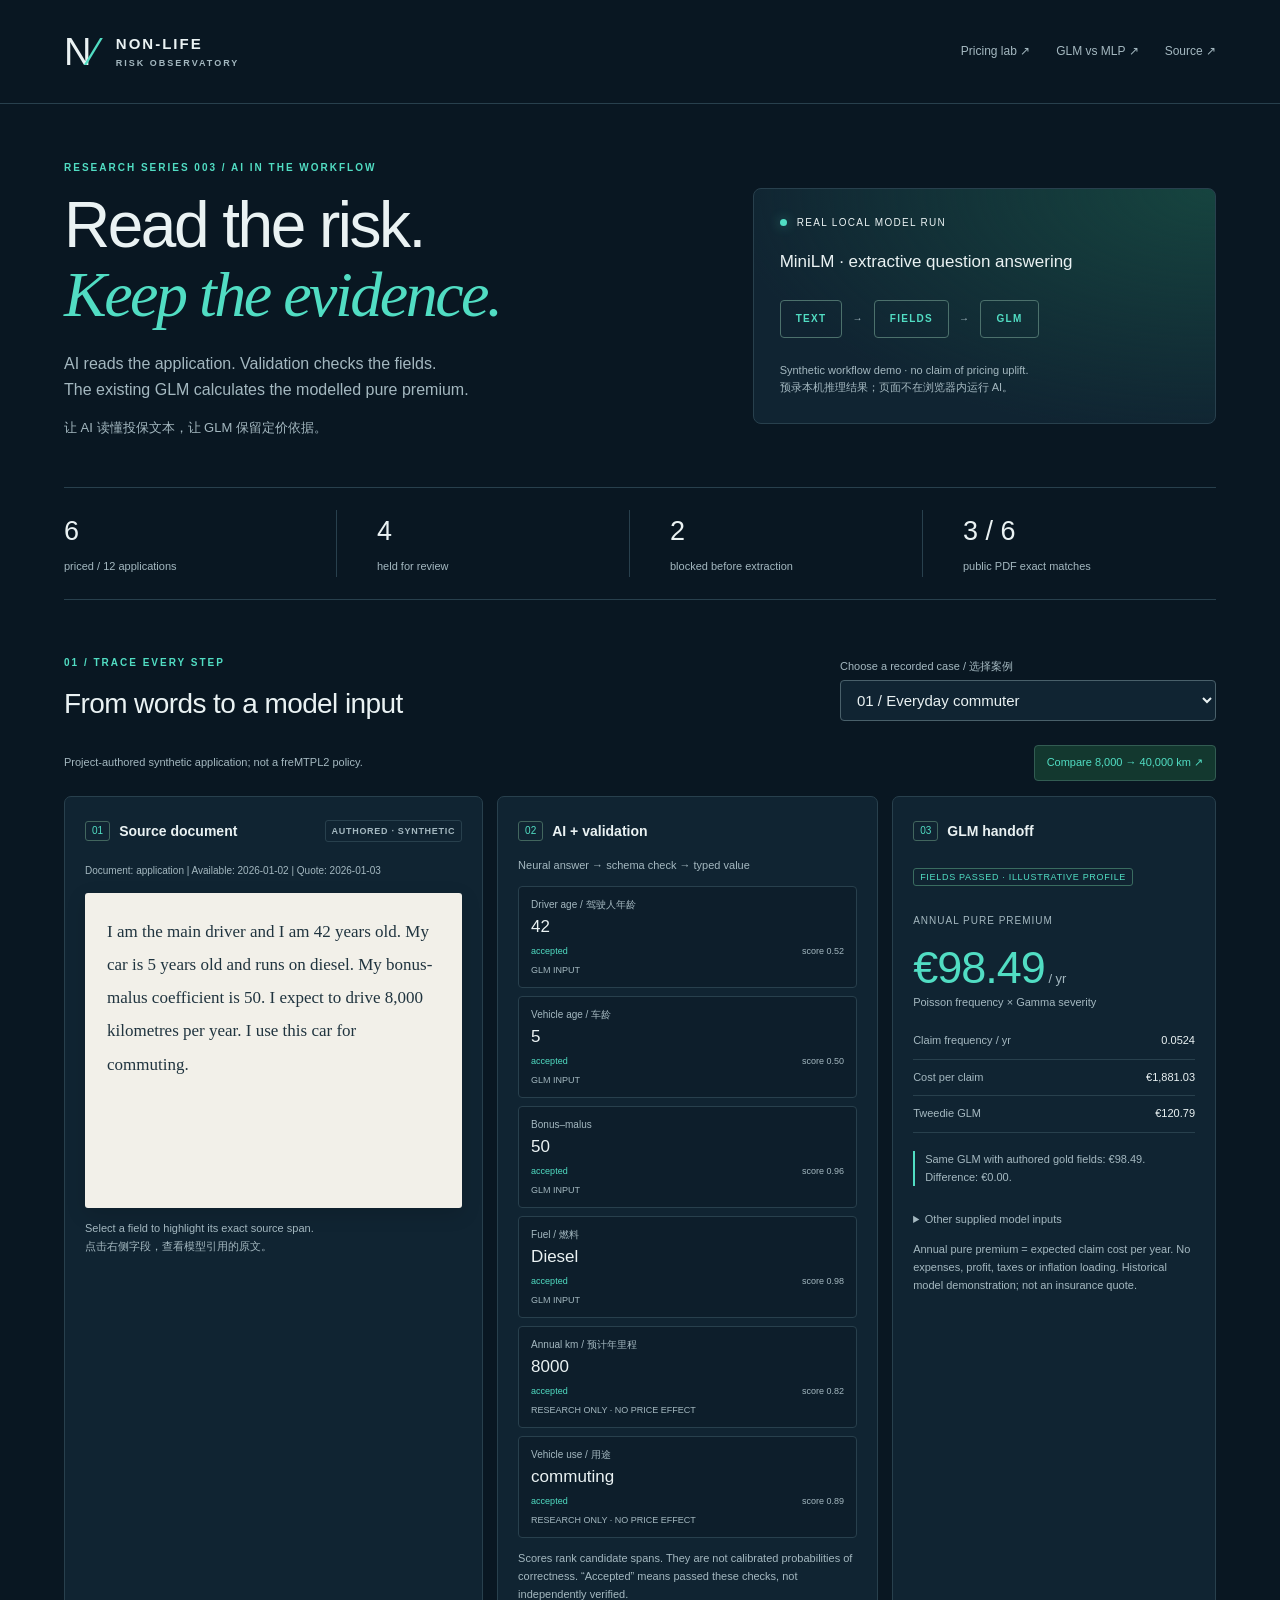
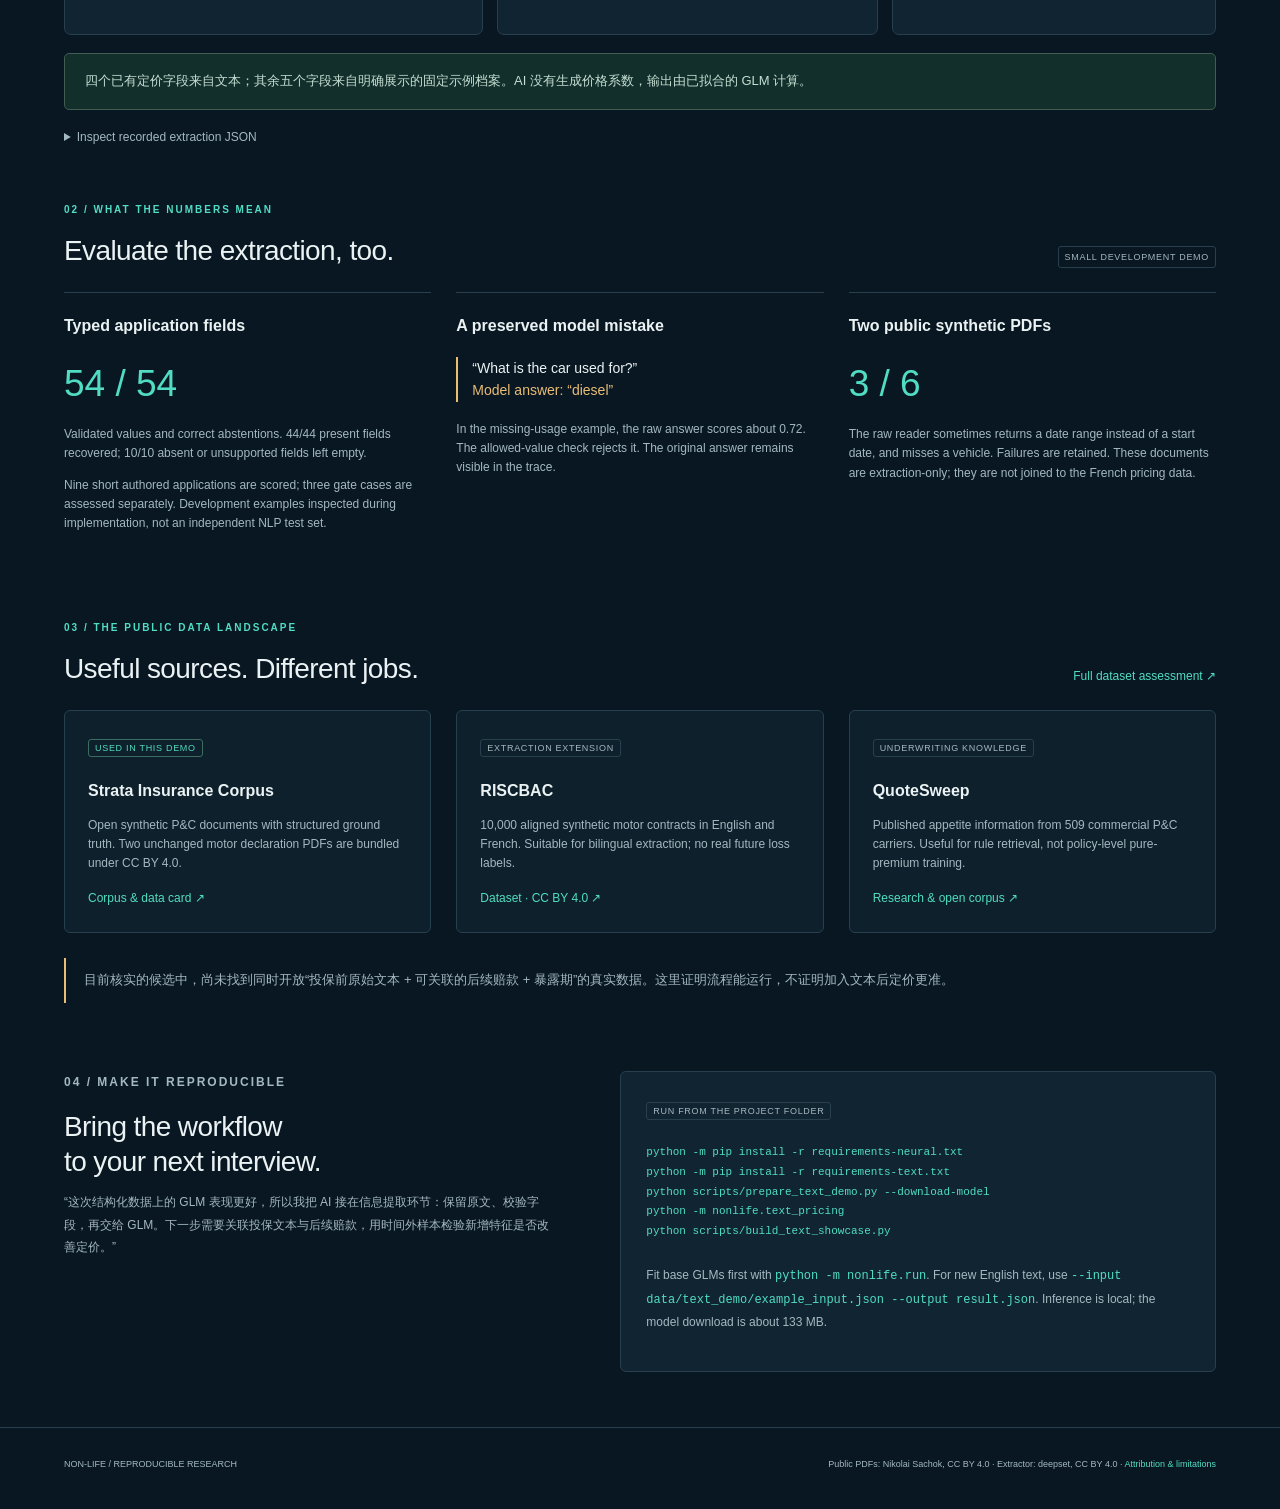
<file: docs/text-to-pricing.html>
<!doctype html>
<html lang="en">
<head>
<meta charset="utf-8"><meta name="viewport" content="width=device-width, initial-scale=1">
<meta name="description" content="Reproducible local AI extraction with source evidence, validation and existing actuarial GLMs.">
<title>Text → Pricing / Non-life AI Lab</title>
<link rel="icon" href="data:image/svg+xml,%3Csvg xmlns='http://www.w3.org/2000/svg' viewBox='0 0 64 64'%3E%3Crect width='64' height='64' rx='14' fill='%230b1923'/%3E%3Cpath d='M16 48V16L48 48V16' fill='none' stroke='%2345d6c0' stroke-width='5'/%3E%3C/svg%3E">
<link rel="stylesheet" href="assets/text-pricing.css?v=e46ba805b9e9">
<script defer src="assets/text-pricing-data.js?v=5be39b1fe752"></script><script defer src="assets/text-pricing.js?v=170154afcf62"></script>
</head>
<body>
<a class="skip" href="#workbench">Skip to demonstration</a>
<header><a class="brand" href="index.html">N<span>∕</span> <b>NON-LIFE<small>RISK OBSERVATORY</small></b></a><nav><a href="index.html">Pricing lab ↗</a><a href="model-comparison.html">GLM vs MLP ↗</a><a href="https://github.com/zjlshuyu110/non-life-insurance-pricing">Source ↗</a></nav></header>
<main>
<section class="hero"><div><p class="eyebrow">RESEARCH SERIES 003 / AI IN THE WORKFLOW</p><h1>Read the risk.<br><em>Keep the evidence.</em></h1><p class="lead">AI reads the application. Validation checks the fields.<br>The existing GLM calculates the modelled pure premium.</p><p class="zh" lang="zh">让 AI 读懂投保文本，让 GLM 保留定价依据。</p></div><aside class="hero-note"><span class="live-dot"></span> REAL LOCAL MODEL RUN<p>MiniLM · extractive question answering</p><div class="mini-flow"><span>TEXT</span><i>→</i><span>FIELDS</span><i>→</i><span>GLM</span></div><small>Synthetic workflow demo · no claim of pricing uplift.<br>预录本机推理结果；页面不在浏览器内运行 AI。</small></aside></section>
<section class="stats" aria-label="Recorded demonstration results"><div><b id="stat-priced">—</b><span>priced / 12 applications</span></div><div><b id="stat-review">—</b><span>held for review</span></div><div><b id="stat-blocked">—</b><span>blocked before extraction</span></div><div><b id="stat-public">—</b><span>public PDF exact matches</span></div></section>
<section id="workbench" class="workbench">
<div class="section-top"><div><p class="eyebrow">01 / TRACE EVERY STEP</p><h2>From words to a model input</h2></div><div class="case-picker"><label for="case-select">Choose a recorded case / 选择案例</label><select id="case-select"></select></div></div>
<div class="toolbar"><p id="case-origin"></p><button id="mileage-pair" type="button">Compare 8,000 → 40,000 km ↗</button></div>
<div class="pipeline">
<article class="panel document"><div class="panel-title"><span>01</span><h3>Source document</h3><b class="pill" id="doc-badge"></b></div><div class="doc-meta" id="doc-meta"></div><div id="document-text" class="paper" tabindex="0"></div><p class="help">Select a field to highlight its exact source span.<br>点击右侧字段，查看模型引用的原文。</p><a id="public-source" hidden target="_blank" rel="noopener">Original public PDF ↗</a></article>
<article class="panel extraction"><div class="panel-title"><span>02</span><h3>AI + validation</h3></div><p class="caption" id="extraction-caption">Neural answer → schema check → typed value</p><div id="fields" class="fields"></div><p class="help">Scores rank candidate spans. They are not calibrated probabilities of correctness. “Accepted” means passed these checks, not independently verified.</p></article>
<article class="panel pricing"><div class="panel-title"><span>03</span><h3>GLM handoff</h3></div><div id="pricing-output" aria-live="polite"></div><details id="pricing-profile"><summary>Other supplied model inputs</summary><p>Illustrative structured profile, not extracted from the text:</p><pre id="fixed-profile"></pre></details><p class="help">Annual pure premium = expected claim cost per year. No expenses, profit, taxes or inflation loading. Historical model demonstration; not an insurance quote.</p></article>
</div>
<div class="insight" id="case-insight" aria-live="polite"></div>
<details class="json-details"><summary>Inspect recorded extraction JSON</summary><pre id="raw-json"></pre><button type="button" id="download-json">Download this recorded case ↓</button></details>
</section>
<section class="section"><div class="section-top"><div><p class="eyebrow">02 / WHAT THE NUMBERS MEAN</p><h2>Evaluate the extraction, too.</h2></div><span class="label">SMALL DEVELOPMENT DEMO</span></div><div class="evaluation"><article><h3>Typed application fields</h3><strong id="field-score">—</strong><p id="field-detail"></p><p>Nine short authored applications are scored; three gate cases are assessed separately. Development examples inspected during implementation, not an independent NLP test set.</p></article><article><h3>A preserved model mistake</h3><blockquote>“What is the car used for?”<br><b>Model answer: “diesel”</b></blockquote><p>In the missing-usage example, the raw answer scores about 0.72. The allowed-value check rejects it. The original answer remains visible in the trace.</p></article><article><h3>Two public synthetic PDFs</h3><strong id="public-score">—</strong><p>The raw reader sometimes returns a date range instead of a start date, and misses a vehicle. Failures are retained. These documents are extraction-only; they are not joined to the French pricing data.</p></article></div></section>
<section class="section"><div class="section-top"><div><p class="eyebrow">03 / THE PUBLIC DATA LANDSCAPE</p><h2>Useful sources. Different jobs.</h2></div><a href="https://github.com/zjlshuyu110/non-life-insurance-pricing/blob/main/docs/TEXT_DATASETS.md">Full dataset assessment ↗</a></div><div class="sources">
<article><span class="label teal">USED IN THIS DEMO</span><h3>Strata Insurance Corpus</h3><p>Open synthetic P&amp;C documents with structured ground truth. Two unchanged motor declaration PDFs are bundled under CC BY 4.0.</p><a href="https://github.com/NikolaiSachok/strata-insurance-corpus">Corpus &amp; data card ↗</a></article>
<article><span class="label">EXTRACTION EXTENSION</span><h3>RISCBAC</h3><p>10,000 aligned synthetic motor contracts in English and French. Suitable for bilingual extraction; no real future loss labels.</p><a href="https://huggingface.co/datasets/davebulaval/RISCBAC">Dataset · CC BY 4.0 ↗</a></article>
<article><span class="label">UNDERWRITING KNOWLEDGE</span><h3>QuoteSweep</h3><p>Published appetite information from 509 commercial P&amp;C carriers. Useful for rule retrieval, not policy-level pure-premium training.</p><a href="https://www.quotesweep.com/research/observed-appetite">Research &amp; open corpus ↗</a></article>
</div><p class="boundary" lang="zh">目前核实的候选中，尚未找到同时开放“投保前原始文本 + 可关联的后续赔款 + 暴露期”的真实数据。这里证明流程能运行，不证明加入文本后定价更准。</p></section>
<section class="section next"><div><p class="eyebrow">04 / MAKE IT REPRODUCIBLE</p><h2>Bring the workflow<br>to your next interview.</h2><p lang="zh">“这次结构化数据上的 GLM 表现更好，所以我把 AI 接在信息提取环节：保留原文、校验字段，再交给 GLM。下一步需要关联投保文本与后续赔款，用时间外样本检验新增特征是否改善定价。”</p></div><div class="commands"><span class="label">RUN FROM THE PROJECT FOLDER</span><pre>python -m pip install -r requirements-neural.txt
python -m pip install -r requirements-text.txt
python scripts/prepare_text_demo.py --download-model
python -m nonlife.text_pricing
python scripts/build_text_showcase.py</pre><p>Fit base GLMs first with <code>python -m nonlife.run</code>. For new English text, use <code>--input data/text_demo/example_input.json --output result.json</code>. Inference is local; the model download is about 133 MB.</p></div></section>
</main>
<footer><p>NON-LIFE / REPRODUCIBLE RESEARCH</p><p>Public PDFs: Nikolai Sachok, CC BY 4.0 · Extractor: deepset, CC BY 4.0 · <a href="https://github.com/zjlshuyu110/non-life-insurance-pricing/blob/main/THIRD_PARTY_NOTICES.md">Attribution &amp; limitations</a></p></footer>
</body>
</html>
</file>
<file: docs/assets/style.css>
:root{color-scheme:dark;--bg:#07131c;--surface:#0c1e2b;--surface2:#102532;--line:#233945;--ink:#e7eff2;--muted:#90a6b1;--teal:#45d6c0;--gold:#cfb57a;--coral:#ed966a;--mono:'Cascadia Code','SFMono-Regular',Consolas,monospace}
*{box-sizing:border-box}html{scroll-behavior:smooth;scroll-padding-top:26px}body{margin:0;background:var(--bg);color:var(--ink);font-family:'Segoe UI',Arial,sans-serif;-webkit-font-smoothing:antialiased}a{color:inherit;text-decoration:none}button,select,input{font:inherit}button,a,select,input{touch-action:manipulation}button{cursor:pointer}button:focus-visible,a:focus-visible,select:focus-visible,input:focus-visible,summary:focus-visible{outline:2px solid var(--teal);outline-offset:5px}button{color:var(--ink)}a:hover{color:var(--teal)}.skip{position:fixed;top:-100px;left:20px;background:var(--teal);color:var(--bg);z-index:100;padding:12px}.skip:focus{top:12px}.rail{position:fixed;width:82px;height:100vh;top:0;left:0;border-right:1px solid var(--line);display:flex;align-items:center;flex-direction:column;z-index:10;background:var(--bg)}.monogram{font-size:29px;font-weight:700;margin-top:30px;letter-spacing:-4px}.monogram span{color:var(--teal)}.rail nav{display:flex;flex-direction:column;gap:26px;margin-top:170px}.rail nav a{font-family:var(--mono);font-size:12px;padding:10px 8px;color:var(--muted);border-left:2px solid transparent}.rail nav a:hover{border-color:var(--teal);color:var(--teal)}.rail-foot{writing-mode:vertical-rl;transform:rotate(180deg);font-family:var(--mono);letter-spacing:2px;font-size:10px;color:var(--muted);margin-top:auto;margin-bottom:35px}
main{margin-left:82px;padding:0 4.3vw;max-width:1760px}.topbar{height:100px;display:flex;align-items:center;justify-content:space-between;border-bottom:1px solid var(--line)}.wordmark{font-size:16px;letter-spacing:3px;font-weight:700;display:inline-flex;flex-direction:column;gap:6px}.wordmark span{font-family:var(--mono);font-weight:400;font-size:9px;color:var(--muted);letter-spacing:2.1px}.toplinks{display:flex;align-items:center;gap:30px;font-size:12px}.status{color:var(--muted);font-family:var(--mono);font-size:10px;letter-spacing:1px;display:flex;align-items:center;gap:9px}.status i{height:5px;width:5px;border-radius:50%;background:var(--teal);box-shadow:0 0 9px #45d6c044}.hero{display:grid;grid-template-columns:0.83fr 1.17fr;gap:4.8vw;align-items:center;padding:64px 0 72px}.eyebrow{font-family:var(--mono);font-size:10px;letter-spacing:1.5px;line-height:1.7;color:var(--gold);margin:0 0 17px}.intro h1{font-size:clamp(54px,6.2vw,96px);font-weight:400;letter-spacing:-4px;line-height:1.04;margin:24px 0}.intro h1 em{font-family:Georgia,'Times New Roman',serif;font-weight:400;color:var(--teal)}.lead{font-size:16px;line-height:1.9;max-width:390px;color:var(--muted);margin:24px 0 28px}.button{display:inline-flex;align-items:center;gap:35px;font-size:13px;font-weight:600;padding:15px 19px;border-radius:4px}.primary{background:var(--teal);color:var(--bg)}.primary:hover{background:#82ebd9;color:#07131c}.hero-stats{display:flex;gap:34px;margin-top:42px;padding-top:26px;border-top:1px solid var(--line);max-width:370px}.hero-stats div{display:flex;flex-direction:column;gap:8px}.hero-stats b{font-weight:400;font-size:27px;font-family:var(--mono);letter-spacing:-1px}.hero-stats span{font-size:11px;color:var(--muted)}.micro{font-family:var(--mono);font-size:9px;letter-spacing:.6px;color:var(--muted);line-height:1.8;margin-top:24px}.surface-card{background:var(--surface);border:1px solid var(--line);border-radius:9px;overflow:hidden;min-width:0;box-shadow:0 25px 65px #0002}.card-top{padding:25px 25px 0;display:flex;justify-content:space-between;gap:12px;align-items:center}.card-top .eyebrow{margin-bottom:8px}.card-top h2{font-weight:400;font-size:21px;margin:0}.segmented{display:inline-flex;padding:3px;background:#06141d;border:1px solid var(--line);border-radius:5px;gap:3px;align-self:center}.segmented button{border:0;border-radius:3px;padding:9px 13px;background:transparent;color:var(--muted);font-size:11px;white-space:nowrap}.segmented .active{background:#224039;color:var(--teal)}.segmented button:hover{color:white}.chart-hint{font-family:var(--mono);font-size:8px;color:var(--muted);letter-spacing:1px;padding:16px 26px 0}.surface-plot{height:335px;width:100%}.profile-controls{border-top:1px solid var(--line);margin:0 25px;display:grid;grid-template-columns:1fr 1fr;gap:20px;padding:20px 0 15px}.profile-controls label{font-size:11px;color:var(--muted)}.profile-controls output{float:right;font-family:var(--mono);font-size:12px;color:var(--ink)}input[type=range]{width:100%;margin:16px 0 0;accent-color:var(--teal);height:4px;cursor:pointer}.profile-price{grid-column:1/-1;display:flex;align-items:baseline;gap:14px}.profile-price>span{font-family:var(--mono);font-size:8px;letter-spacing:.5px;max-width:130px;color:var(--muted)}.profile-price strong{color:var(--teal);font-family:var(--mono);font-size:29px;font-weight:400}.profile-price small{margin-left:auto;font-size:10px;color:var(--muted)}.profile-note{font-size:10px;color:var(--muted);background:#081923;padding:13px 25px;line-height:1.7}.profile-note summary{cursor:pointer}.profile-note p{max-width:560px}.section{padding:56px 0 65px;border-top:1px solid var(--line)}.section-title{display:flex;justify-content:space-between;align-items:center;gap:25px;margin-bottom:27px}.section-title h2{font-size:34px;font-weight:400;letter-spacing:-1px;margin:0 0 13px}.section-title .eyebrow{margin-bottom:12px}.section-title p:not(.eyebrow){font-size:13px;color:var(--muted);line-height:1.7;margin:0}.filterbar{display:flex;align-items:center;gap:22px;padding:19px 22px;background:var(--surface);border:1px solid var(--line);border-radius:5px}.filterbar label{font-size:8px;letter-spacing:1px;font-family:var(--mono);color:var(--muted)}select{display:block;background:transparent;border:0;color:var(--ink);font-size:12px;min-width:120px;padding:9px 22px 0 0;cursor:pointer}option{background:var(--surface)}.text-button{font-size:11px;color:var(--teal);background:none;border:none;padding:10px 0}.filterbar .text-button{margin-left:auto;white-space:nowrap}.scope{font-family:var(--mono);font-size:8px;color:var(--muted);letter-spacing:.5px;border-left:1px solid var(--line);padding-left:20px;white-space:nowrap}.selection-note{font-family:var(--mono);font-size:10px;color:var(--muted);padding:16px 0;line-height:1.6}.metrics-grid{display:grid;grid-template-columns:repeat(4,1fr);gap:17px;margin:0 0 24px}.metrics-grid article{padding:22px 23px 18px;border:1px solid var(--line);border-radius:5px;background:var(--surface)}.metrics-grid article>span{font-size:9px;color:var(--muted);letter-spacing:1px;font-family:var(--mono)}.metrics-grid strong{font-size:32px;font-weight:400;display:block;letter-spacing:-1px;margin:14px 0 9px;font-family:var(--mono)}.metrics-grid small{font-size:10px;color:var(--muted);line-height:1.6}.metric-bar{height:2px;background:var(--teal);width:35px;margin-top:20px}.metric-bar.gold{background:var(--gold)}.metric-bar.coral{background:var(--coral)}.analysis-grid{display:grid;grid-template-columns:1.3fr 1fr;gap:22px;margin-top:22px}.analysis-grid.secondary{grid-template-columns:1.15fr 1fr}.panel{border:1px solid var(--line);border-radius:7px;background:var(--surface);min-width:0;overflow:hidden}.panel-heading{padding:24px 25px 4px;display:flex;align-items:center;justify-content:space-between;gap:10px}.panel-heading .eyebrow{font-size:8px;margin-bottom:9px}.panel-heading h3{font-size:17px;font-weight:400;margin:0;line-height:1.4}.pill{font-family:var(--mono);font-size:8px;letter-spacing:.6px;border:1px solid var(--line);padding:7px 9px;border-radius:3px;color:var(--muted);white-space:nowrap}.gold-text{color:var(--gold)}.plot{height:320px}.matrix{height:470px}.caption{font-size:11px;color:var(--muted);line-height:1.75;margin:0;padding:0 25px 22px}.age-panel .text-button{margin:0 25px 15px}.tail-grid{display:grid;grid-template-columns:.7fr 1.3fr;gap:50px;align-items:center}.tail-story{padding:7px 0}.tail-label{display:block;font-family:var(--mono);color:var(--muted);font-size:9px;letter-spacing:1px;margin-top:32px}.tail-story>strong{display:block;color:var(--teal);font-family:var(--mono);font-size:70px;font-weight:300;letter-spacing:-4px;margin:8px 0 8px}.tail-story>h3{font-size:18px;font-weight:400;margin:14px 0}.tail-story>p{font-size:12px;color:var(--muted);line-height:1.9;max-width:380px}.tail-facts{display:flex;gap:32px;margin-top:30px;padding-top:20px;border-top:1px solid var(--line)}.tail-facts span{font-size:8px;font-family:var(--mono);color:var(--muted);letter-spacing:.7px}.tail-facts b{display:block;margin-top:10px;font-family:var(--mono);font-size:17px;font-weight:400}.tail-plot{height:350px}.method-strip{display:grid;grid-template-columns:1fr 1fr;gap:70px;padding:56px 0;border-top:1px solid var(--line)}.method-strip h2{font-size:30px;font-weight:400;line-height:1.4;margin:0}.method-strip>div>p:not(.eyebrow):not(.micro){font-size:13px;color:var(--muted);line-height:1.9;margin-top:0}.method-links{display:flex;gap:25px;font-size:11px;color:var(--teal);flex-wrap:wrap;margin-top:22px}footer{border-top:1px solid var(--line);padding:30px 0 40px;display:flex;align-items:center;justify-content:space-between;gap:20px}footer>span{font-size:10px;color:var(--muted)}footer>a:last-child{font-size:11px;color:var(--teal)}.js-plotly-plot .plotly .modebar{background:transparent!important}.empty{padding:100px 30px;text-align:center;color:var(--muted);font-size:13px}.chart-warning{color:var(--gold)}
@media(min-width:1600px){main{margin-left:auto;margin-right:auto;padding-left:120px;padding-right:65px}}
@media(max-width:1150px){main{padding:0 3vw}.hero{gap:30px}.intro h1{font-size:70px}.intro .lead{font-size:14px}.scope{display:none}.panel-heading{display:block}.panel-heading .pill{display:inline-block;margin-top:12px}.hero-stats{gap:24px}.profile-controls{gap:15px}.profile-price>span{max-width:90px;font-size:7px}}
@media(max-width:900px){.rail{width:58px}.rail nav{margin-top:130px}main{margin-left:58px;padding:0 28px}.hero{grid-template-columns:1fr;padding:45px 0;gap:35px}.intro h1{font-size:76px}.intro .lead{max-width:530px;font-size:16px}.intro h1 br{display:none}.hero-stats{max-width:none;gap:50px;margin-top:28px}.surface-plot{height:380px}.profile-controls{grid-template-columns:1fr 1fr 1fr}.profile-price{grid-column:auto;display:block}.profile-price>span{max-width:none;display:block}.profile-price strong{display:block;font-size:25px;margin:8px 0}.profile-price small{display:block}.metrics-grid{grid-template-columns:1fr 1fr}.analysis-grid,.analysis-grid.secondary,.tail-grid{grid-template-columns:1fr}.tail-grid{gap:25px}.tail-story>p{max-width:none}.section-title{align-items:flex-start;flex-wrap:wrap}.method-strip{gap:35px}.toplinks .status{display:none}.tail-story>strong{font-size:60px}.panel-heading{display:flex}.panel-heading .pill{margin-top:0}.filterbar{flex-wrap:wrap;gap:18px}.filterbar .text-button{margin-left:0}.tail-facts{max-width:440px}}
@media(max-width:540px){.rail{display:none}main{margin:0;padding:0 19px}.topbar{height:80px}.wordmark{font-size:13px}.wordmark span{font-size:7px}.toplinks{font-size:10px}.intro h1{font-size:60px;letter-spacing:-3px}.intro h1 br{display:block}.intro .lead{font-size:14px}.hero-stats{gap:35px}.hero-stats b{font-size:25px}.hero .eyebrow{font-size:8px}.card-top{padding:20px 17px 0}.card-top h2{font-size:18px}.surface-plot{height:320px}.profile-controls{grid-template-columns:1fr 1fr;margin:0 17px}.profile-price{grid-column:1/-1;display:flex;flex-wrap:wrap;align-items:center}.profile-price>span{max-width:120px}.profile-price small{margin-left:auto}.profile-note{padding:13px 17px}.section-title h2{font-size:29px}.filterbar{padding:17px;gap:16px}select{min-width:115px;font-size:11px}.metrics-grid{gap:10px}.metrics-grid article{padding:18px 13px}.metrics-grid strong{font-size:25px}.metrics-grid article>span{font-size:7px}.metrics-grid small{font-size:9px}.panel-heading{display:block;padding:21px 18px 4px}.panel-heading .pill{display:inline-block;margin-top:12px}.panel-heading h3{font-size:16px}.caption{padding-left:18px;padding-right:18px}.matrix{height:470px}.plot{height:300px}.section{padding:42px 0}.section-title .pill{font-size:7px}.tail-facts{gap:28px}.tail-story>strong{font-size:58px}.method-strip{grid-template-columns:1fr;gap:23px;padding:40px 0}.method-strip h2{font-size:28px}.method-links{gap:18px}footer{flex-wrap:wrap}footer>span{order:3;width:100%;font-size:9px}.surface-card{border-radius:6px}}
@media(prefers-reduced-motion:reduce){html{scroll-behavior:auto}*{animation:none!important;transition:none!important}}
</file>
<file: docs/assets/text-pricing.css>
:root{--bg:#091722;--panel:#102432;--line:#28404d;--text:#eaf2f3;--muted:#a4b8c0;--teal:#51ddc3;--gold:#e9bd74;--red:#f6a3a3}*{box-sizing:border-box}html{scroll-behavior:smooth}body{margin:0;background:var(--bg);color:var(--text);font:15px/1.6 'Segoe UI',Arial,sans-serif}a{color:var(--teal);text-decoration:none}a:hover{text-decoration:underline}button,select{font:inherit}button,select,summary{cursor:pointer}button:focus-visible,a:focus-visible,select:focus-visible,summary:focus-visible{outline:2px solid var(--teal);outline-offset:4px}.skip{position:absolute;left:-999px}.skip:focus{left:20px;top:15px;z-index:10;background:var(--bg);padding:10px}
header,main,footer{max-width:1440px;margin:auto;padding:0 5vw}header{display:flex;align-items:center;justify-content:space-between;min-height:104px;border-bottom:1px solid var(--line)}.brand{display:flex;align-items:center;gap:18px;font-size:38px;color:var(--text);line-height:1}.brand>span{color:var(--teal);margin-left:-18px}.brand b{font-size:15px;letter-spacing:2px}.brand small{display:block;font-size:9px;letter-spacing:2px;color:var(--muted);margin-top:8px}nav{display:flex;gap:26px;font-size:12px}nav a{color:var(--muted)}
.hero{display:grid;grid-template-columns:1.4fr 1fr;gap:40px;align-items:center;padding:56px 0 35px}.eyebrow{color:var(--teal);font-size:10px;letter-spacing:2px;font-weight:700;margin:0 0 15px}h1{font-size:clamp(40px,5vw,70px);line-height:1.08;letter-spacing:-2.5px;font-weight:500;margin:0 0 22px}h1 em{color:var(--teal);font-family:Georgia,serif;font-weight:400}h2{font-size:28px;line-height:1.25;font-weight:500;letter-spacing:-.6px;margin:0}h3{font-size:16px;margin:0}.lead{color:var(--muted);font-size:16px}.zh{color:var(--muted);font-size:13px}.hero-note{border:1px solid var(--line);border-radius:8px;padding:26px;font-size:10px;letter-spacing:1.3px;background:radial-gradient(ellipse at top right,#16443f 0,transparent 75%),var(--panel)}.hero-note p{letter-spacing:0;font-size:17px;margin-bottom:24px}.hero-note small{display:block;letter-spacing:0;color:var(--muted);font-size:11px;margin-top:24px}.live-dot{display:inline-block;background:var(--teal);width:7px;height:7px;border-radius:50%;margin-right:6px;box-shadow:0 0 12px #51ddc377}.mini-flow{display:flex;align-items:center;gap:10px}.mini-flow span{border:1px solid #4c716c;border-radius:4px;padding:10px 15px;color:var(--teal);font-weight:600}.mini-flow i{color:var(--muted);font-style:normal}
.stats{display:grid;grid-template-columns:repeat(4,1fr);border-block:1px solid var(--line);padding:22px 0;gap:20px}.stats div{border-right:1px solid var(--line);padding-left:20px}.stats div:first-child{padding-left:0}.stats div:last-child{border:0}.stats b{font-size:27px;display:block;font-weight:500}.stats span{font-size:11px;color:var(--muted)}.workbench,.section{padding-top:55px}.section-top{display:flex;justify-content:space-between;gap:30px;align-items:end;margin-bottom:24px}.case-picker{min-width:300px}.case-picker label{display:block;font-size:11px;color:var(--muted);margin-bottom:5px}select{width:100%;padding:10px 12px;border:1px solid #49606a;border-radius:4px;background:var(--panel);color:var(--text)}.toolbar{display:flex;align-items:center;justify-content:space-between;gap:20px;font-size:11px;color:var(--muted);margin-bottom:15px}.toolbar p{margin:0}button{background:#13382f;color:var(--teal);border:1px solid #325c52;border-radius:4px;padding:8px 12px}.toolbar button{white-space:nowrap;font-size:11px}
.pipeline{display:grid;grid-template-columns:1.1fr 1fr .85fr;gap:14px;align-items:stretch}.panel{padding:20px;border:1px solid var(--line);border-radius:7px;background:var(--panel);min-width:0}.panel-title{display:flex;align-items:center;gap:9px;min-height:28px;margin-bottom:18px}.panel-title>span{font-size:10px;color:var(--teal);border:1px solid #42665e;padding:1px 6px;border-radius:3px}.panel-title h3{font-size:14px}.pill,.label{font-size:9px;letter-spacing:.7px;text-transform:uppercase;padding:3px 6px;border:1px solid var(--line);border-radius:3px;color:var(--muted)}.pill{margin-left:auto}.label.teal{color:var(--teal);border-color:#3a6c60}.doc-meta{font-size:10px;color:var(--muted);margin-bottom:14px;overflow-wrap:anywhere}.paper{background:#f2f0e9;color:#20343f;padding:22px;border-radius:3px;font-family:Georgia,'Times New Roman',serif;font-size:17px;line-height:1.95;white-space:pre-wrap;min-height:315px;max-height:485px;overflow:auto;box-shadow:0 6px 20px #0002}.paper mark{background:#b6e9d9;color:#103c35;border-bottom:2px solid #12816b}.help,.caption{font-size:11px;color:var(--muted);line-height:1.65}.caption{margin:-7px 0 12px}.fields{display:grid;gap:8px}.field{display:block;text-align:left;width:100%;padding:10px 12px;background:#0d1e2b;border:1px solid var(--line);color:var(--text);border-radius:4px}.field:hover,.field.selected{border-color:var(--teal)}.field-top{display:flex;justify-content:space-between;gap:7px;align-items:center}.field-key{font-size:10px;color:var(--muted)}.field-value{font-size:17px;font-weight:500;overflow-wrap:anywhere}.field-meta{display:flex;justify-content:space-between;margin-top:4px;font-size:9px;color:var(--muted);gap:8px}.ok{color:var(--teal)}.warn{color:var(--gold)}.error{color:var(--red)}.raw-answer{font-size:10px;color:var(--gold);margin-top:5px;overflow-wrap:anywhere}
.price-label{font-size:10px;letter-spacing:1px;color:var(--muted);margin-top:26px}.price{font-size:45px;line-height:1.2;letter-spacing:-1px;color:var(--teal);margin:12px 0 5px;font-weight:500}.price small{font-size:13px;letter-spacing:0;color:var(--muted)}.component{display:flex;justify-content:space-between;border-bottom:1px solid var(--line);padding:9px 0;font-size:11px;color:var(--muted)}.component b{color:var(--text);font-weight:500}.gate{border:1px solid #806d47;background:#42372355;padding:16px;margin:25px 0;border-radius:5px}.gate b{color:var(--gold)}.gate p{font-size:12px;color:var(--muted)}.pricing details{margin-top:25px;font-size:11px;color:var(--muted)}pre{white-space:pre-wrap;overflow-wrap:anywhere;font:11px/1.8 Consolas,monospace}.oracle{margin:18px 0;font-size:11px;border-left:2px solid var(--teal);padding-left:10px;color:var(--muted)}.insight{padding:17px 20px;border:1px solid #425c52;background:#132f2b;color:#c5ded3;border-radius:5px;margin-top:18px;font-size:13px}.json-details{margin-top:18px;font-size:12px;color:var(--muted)}.json-details pre{background:#051019;padding:20px;max-height:350px;overflow:auto}
.evaluation,.sources{display:grid;grid-template-columns:repeat(3,1fr);gap:25px}.evaluation article{border-top:1px solid var(--line);padding:20px 0}.evaluation strong{display:block;font-size:37px;font-weight:400;color:var(--teal);margin-top:15px}.evaluation p,.sources p{font-size:12px;color:var(--muted)}blockquote{margin:18px 0;padding-left:14px;border-left:2px solid var(--gold);font-size:14px}blockquote b{color:var(--gold);font-weight:400}.sources article{border:1px solid var(--line);border-radius:6px;padding:23px;background:#0e202c}.sources h3{margin-top:20px}.sources a,.section-top>a{font-size:12px}.boundary{border-left:2px solid var(--gold);padding:10px 18px;color:var(--muted);font-size:13px;line-height:1.9;margin-top:25px}.next{display:grid;grid-template-columns:1fr 1.2fr;gap:60px;padding-bottom:55px}.next p{font-size:12px;color:var(--muted);line-height:1.9}.commands{background:var(--panel);padding:25px;border:1px solid var(--line);border-radius:6px}.commands pre{margin:22px 0;color:var(--teal)}footer{border-top:1px solid var(--line);display:flex;justify-content:space-between;gap:25px;padding-top:20px;padding-bottom:30px;color:var(--muted);font-size:9px}code{color:var(--teal)}[hidden]{display:none!important}
@media(min-width:1600px){header,main,footer{padding-inline:65px}}@media(max-width:1050px){.pipeline{grid-template-columns:1fr 1fr}.pricing{grid-column:1/-1}.pricing details{max-width:350px}.hero{gap:25px}.mini-flow span{padding:8px}.case-picker{min-width:270px}}@media(max-width:700px){header,main,footer{padding-inline:20px}header{min-height:85px}nav{gap:12px;font-size:10px}nav a:first-child{display:none}.brand b{font-size:11px}.brand small{font-size:7px;letter-spacing:1px}.hero{grid-template-columns:1fr;padding-top:35px;gap:20px}.hero-note{padding:20px}h1{font-size:48px}.hero-note p{font-size:15px}.mini-flow span{padding:8px 18px}.stats{grid-template-columns:1fr 1fr;gap:16px}.stats div:nth-child(3){padding-left:0}.stats div:nth-child(2){border:0}.section-top{display:block}.case-picker{margin-top:22px;min-width:0}.toolbar{display:block}.toolbar button{margin-top:12px}.pipeline,.evaluation,.sources,.next{grid-template-columns:1fr}.pricing{grid-column:auto}.paper{min-height:220px;max-height:420px}.workbench,.section{padding-top:36px}.evaluation{gap:5px}.next{gap:25px}.section-top>a{display:block;margin-top:15px}footer{display:block}.section-top>.label{display:inline-block;margin-top:12px}}@media(prefers-reduced-motion:reduce){html{scroll-behavior:auto}}
</file>
